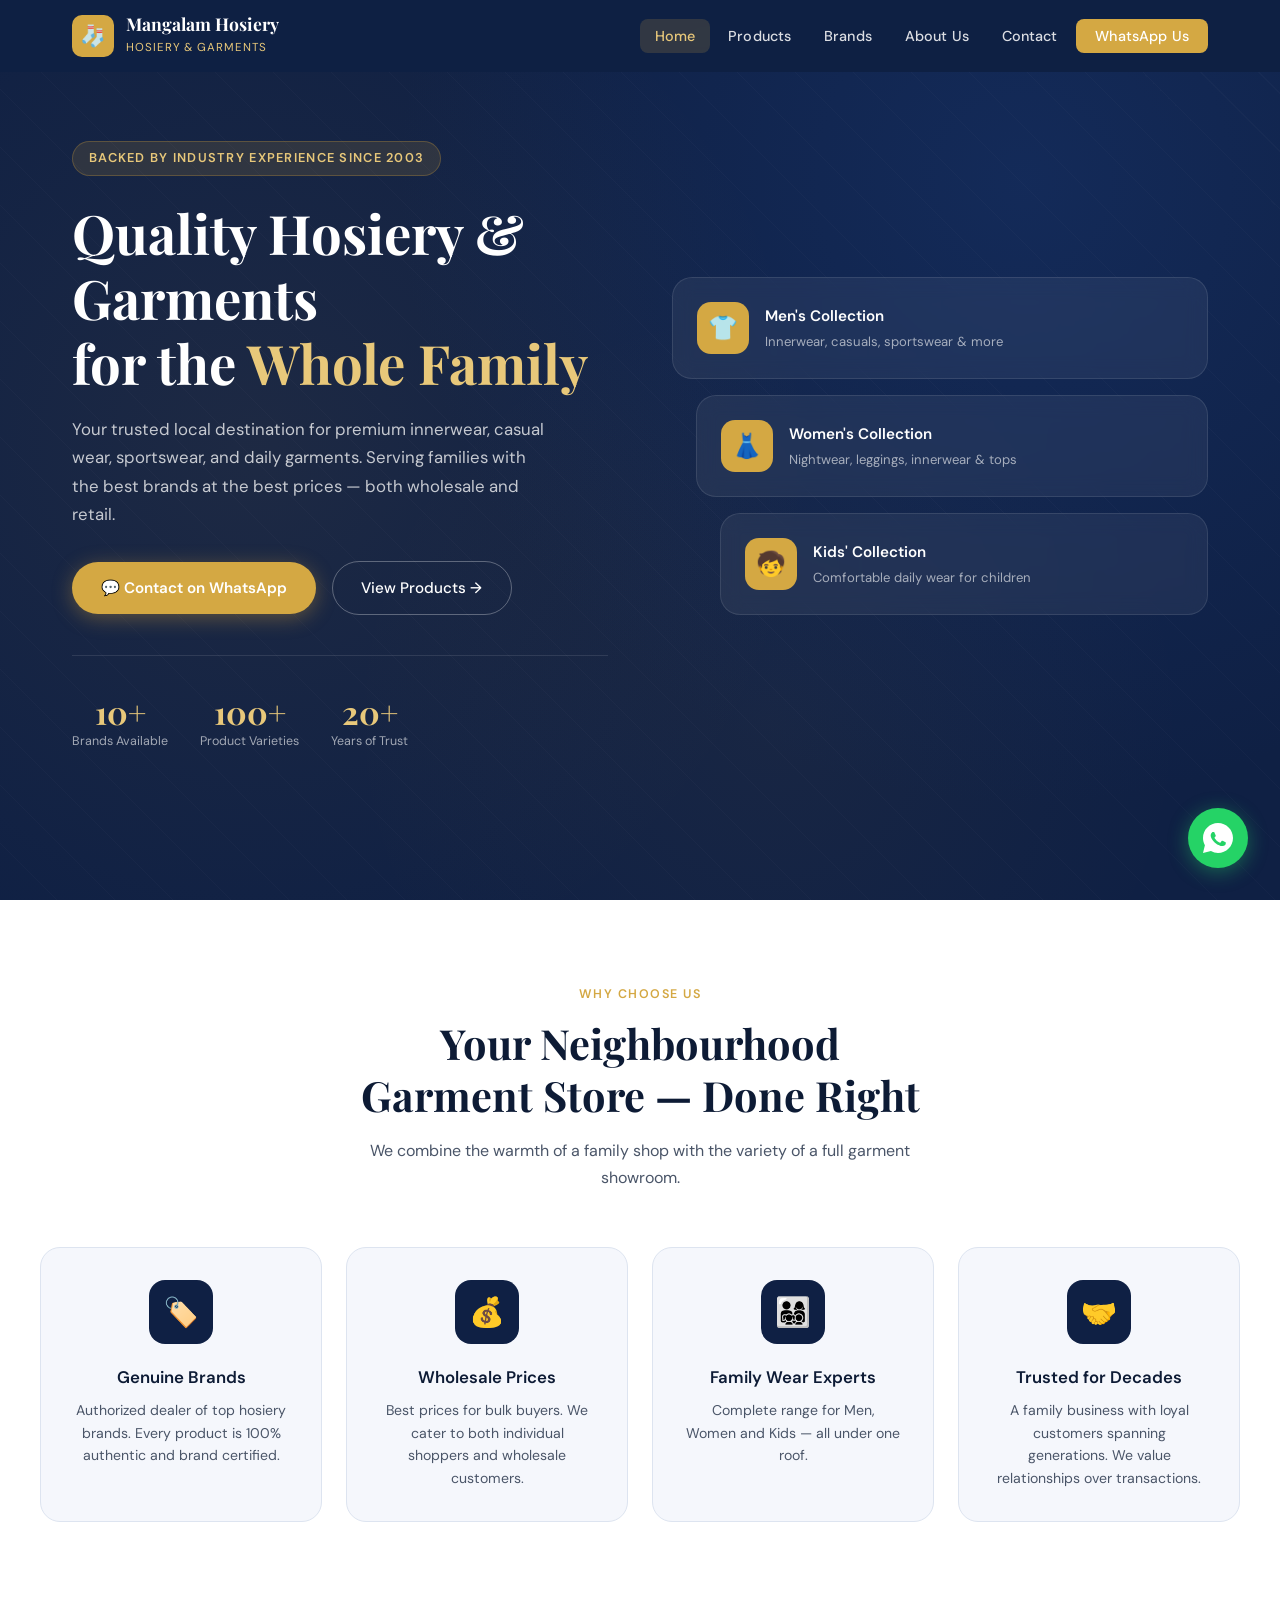
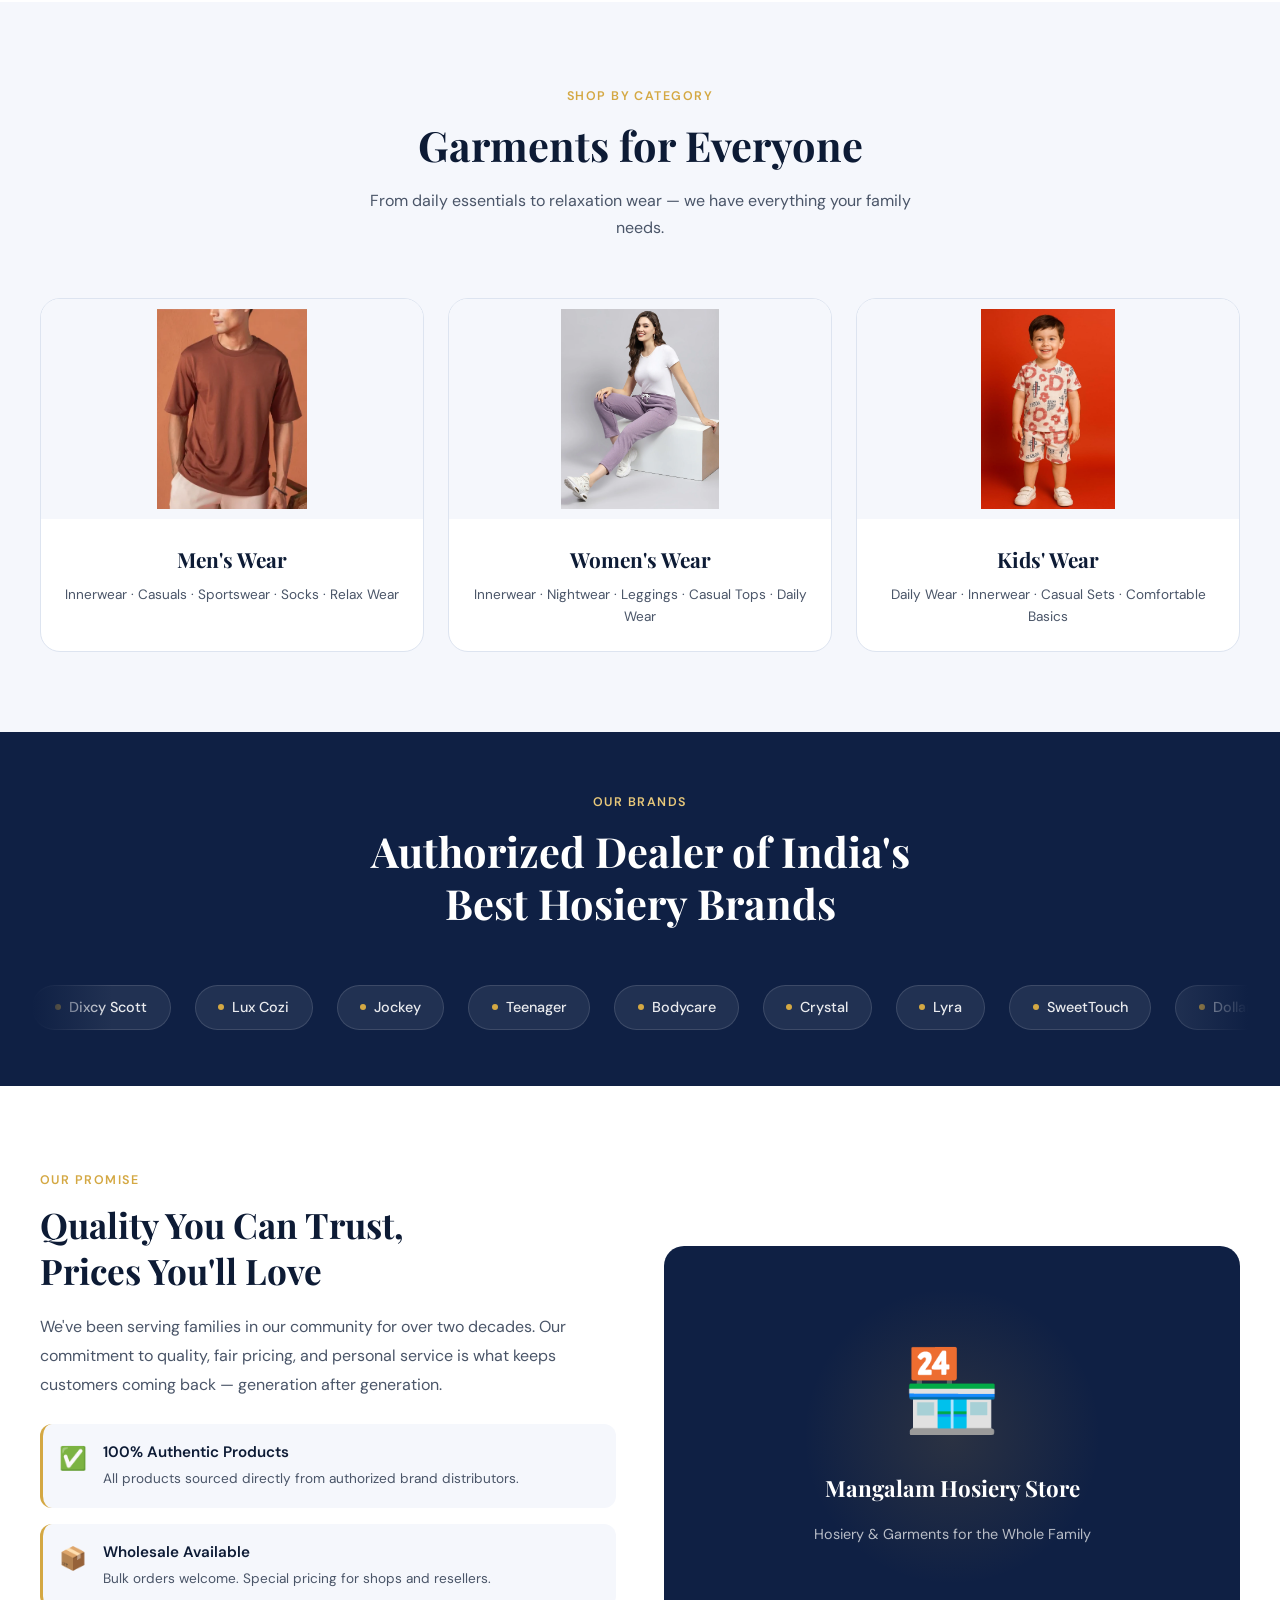
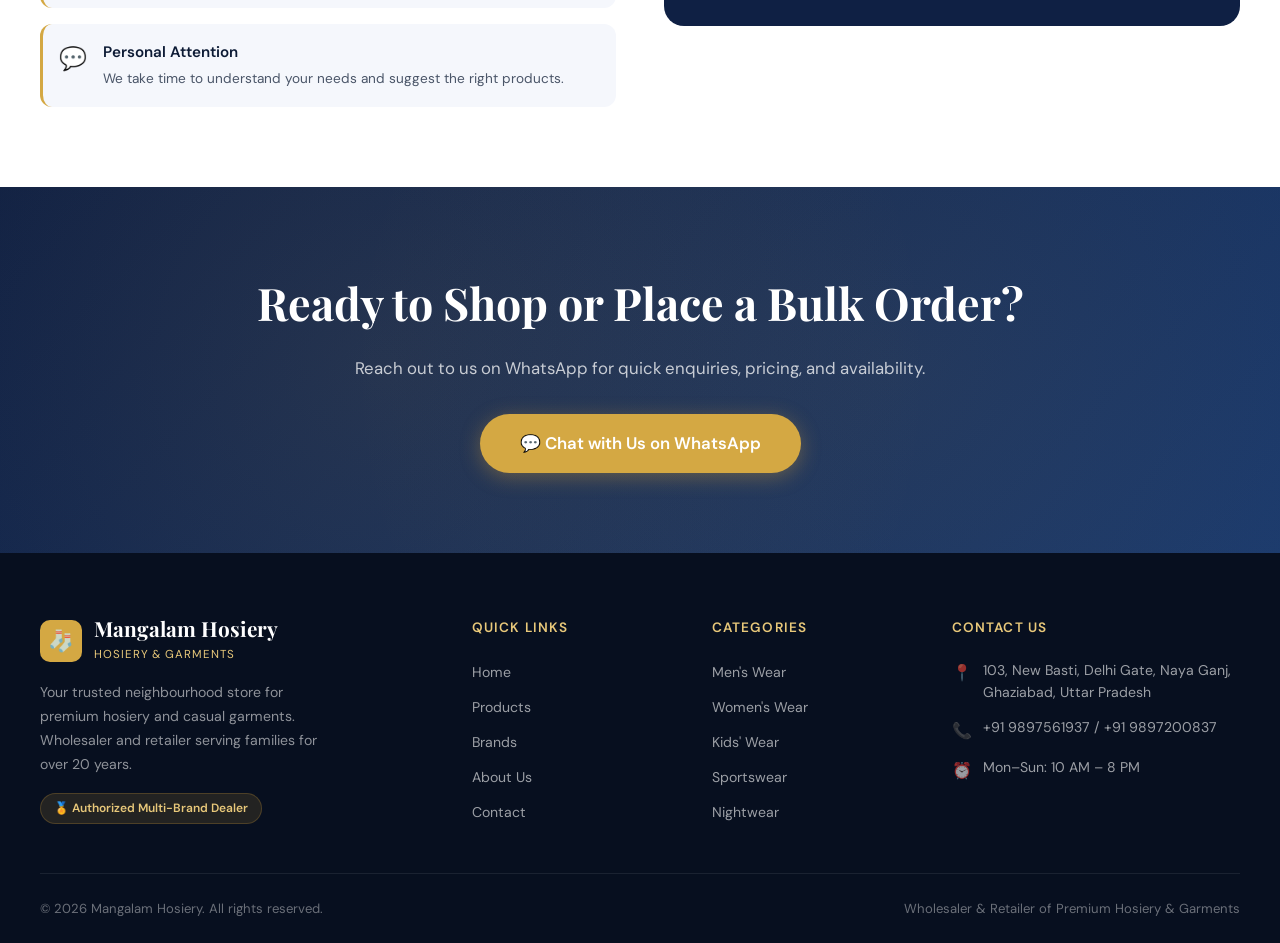
<file: index.html>
<!DOCTYPE html>
<html lang="en">
<head>
  <meta charset="UTF-8" />
  <meta name="viewport" content="width=device-width, initial-scale=1.0" />
  <title>Mangalam Hosiery – Quality Hosiery & Garments</title>
  <meta name="description" content="Wholesaler & Retailer of premium hosiery and casual family wear. Trusted brands like Dixcy, Lux, Jockey, Dollar, Lyra and more for Men, Women & Kids." />
  <link rel="icon" href="data:image/svg+xml,<svg xmlns='http://www.w3.org/2000/svg' viewBox='0 0 100 100'><text y='.9em' font-size='90'>🧦</text></svg>" />
  <link rel="stylesheet" href="css/style.css" />
  <style>
    /* ── Category card image styles ── */
    .cat-image {
      height: 220px;
      background: #f5f7fc;
      position: relative;
      overflow: hidden;
      display: flex;
      align-items: center;
      justify-content: center;
    }
    .cat-image img {
      width: 100%;
      height: 100%;
      object-fit: contain;
      object-position: center;
      padding: 10px;
      display: block;
      transition: transform 0.5s ease;
    }
    .cat-card:hover .cat-image img {
      transform: scale(1.04);
    }
    /* Dark overlay so text on hover is clear */
    .cat-image::after {
      content: '';
      position: absolute;
      inset: 0;
      display: none;
      z-index: 1;
      pointer-events: none;
    }
    /* Emoji fallback */
    .cat-image .emoji-fallback {
      font-size: 4rem;
      position: absolute;
      z-index: 2;
    }
  </style>
</head>
<body>

<!-- NAVBAR -->
<nav class="navbar">
  <div class="nav-container">
    <a href="index.html" class="logo">
      <div class="logo-icon">🧦</div>
      <div class="logo-text">
        <h1>Mangalam Hosiery</h1>
        <span>Hosiery & Garments</span>
      </div>
    </a>
    <ul class="nav-links">
      <li><a href="index.html" class="active">Home</a></li>
      <li><a href="products.html">Products</a></li>
      <li><a href="brands.html">Brands</a></li>
      <li><a href="about.html">About Us</a></li>
      <li><a href="contact.html">Contact</a></li>
      <li><a href="https://wa.me/919897561937?text=Hello%2C%20I%20want%20to%20enquire%20about%20your%20products" target="_blank" class="nav-cta">WhatsApp Us</a></li>
    </ul>
    <div class="hamburger" aria-label="Toggle menu">
      <span></span><span></span><span></span>
    </div>
  </div>
</nav>

<!-- HERO -->
<section class="hero">
  <div class="hero-bg-pattern"></div>
  <div class="hero-pattern-lines"></div>
  <div class="hero-container">
    <div class="hero-content">
      <div class="hero-badge">Backed by Industry Experience Since 2003</div>
      <h1 class="hero-title">Quality Hosiery &amp; Garments<br/>for the <span class="accent">Whole Family</span></h1>
      <p class="hero-subtitle">Your trusted local destination for premium innerwear, casual wear, sportswear, and daily garments. Serving families with the best brands at the best prices — both wholesale and retail.</p>
      <div class="hero-actions">
        <a href="https://wa.me/919897561937?text=Hello%2C%20I%20want%20to%20enquire%20about%20your%20products" target="_blank" class="btn-primary">
          💬 Contact on WhatsApp
        </a>
        <a href="products.html" class="btn-outline">View Products →</a>
      </div>
      <div class="hero-stats">
        <div class="stat">
          <span class="stat-num">10+</span>
          <div class="stat-label">Brands Available</div>
        </div>
        <div class="stat">
          <span class="stat-num">100+</span>
          <div class="stat-label">Product Varieties</div>
        </div>
        <div class="stat">
          <span class="stat-num">20+</span>
          <div class="stat-label">Years of Trust</div>
        </div>
      </div>
    </div>
    <div class="hero-visual">
      <div class="hero-card">
        <div class="hero-card-icon">👕</div>
        <div class="hero-card-text">
          <h3>Men's Collection</h3>
          <p>Innerwear, casuals, sportswear & more</p>
        </div>
      </div>
      <div class="hero-card">
        <div class="hero-card-icon">👗</div>
        <div class="hero-card-text">
          <h3>Women's Collection</h3>
          <p>Nightwear, leggings, innerwear & tops</p>
        </div>
      </div>
      <div class="hero-card">
        <div class="hero-card-icon">🧒</div>
        <div class="hero-card-text">
          <h3>Kids' Collection</h3>
          <p>Comfortable daily wear for children</p>
        </div>
      </div>
    </div>
  </div>
</section>

<!-- WHY CHOOSE US -->
<section class="features">
  <div class="container">
    <div class="section-header">
      <span class="section-eyebrow">Why Choose Us</span>
      <h2 class="section-title">Your Neighbourhood<br/>Garment Store — Done Right</h2>
      <p class="section-sub">We combine the warmth of a family shop with the variety of a full garment showroom.</p>
    </div>
    <div class="features-grid">
      <div class="feature-card">
        <div class="feature-icon">🏷️</div>
        <h3>Genuine Brands</h3>
        <p>Authorized dealer of top hosiery brands. Every product is 100% authentic and brand certified.</p>
      </div>
      <div class="feature-card">
        <div class="feature-icon">💰</div>
        <h3>Wholesale Prices</h3>
        <p>Best prices for bulk buyers. We cater to both individual shoppers and wholesale customers.</p>
      </div>
      <div class="feature-card">
        <div class="feature-icon">👨‍👩‍👧‍👦</div>
        <h3>Family Wear Experts</h3>
        <p>Complete range for Men, Women and Kids — all under one roof.</p>
      </div>
      <div class="feature-card">
        <div class="feature-icon">🤝</div>
        <h3>Trusted for Decades</h3>
        <p>A family business with loyal customers spanning generations. We value relationships over transactions.</p>
      </div>
    </div>
  </div>
</section>

<!-- CATEGORIES -->
<section class="categories">
  <div class="container">
    <div class="section-header">
      <span class="section-eyebrow">Shop by Category</span>
      <h2 class="section-title">Garments for Everyone</h2>
      <p class="section-sub">From daily essentials to relaxation wear — we have everything your family needs.</p>
    </div>
    <div class="categories-grid">

      <!-- MEN'S WEAR -->
      <a href="products.html" class="cat-card">
        <div class="cat-image">
          <img
            src="images/categories/men-wear.png"
            alt="Men's Wear"
            onerror="this.style.display='none';this.nextElementSibling.style.display='block'"
          />
          <span class="emoji-fallback" style="display:none">👔</span>
        </div>
        <div class="cat-card-body">
          <h3>Men's Wear</h3>
          <p>Innerwear · Casuals · Sportswear · Socks · Relax Wear</p>
        </div>
      </a>

      <!-- WOMEN'S WEAR -->
      <a href="products.html" class="cat-card">
        <div class="cat-image">
          <img
            src="images/categories/women-wear.png"
            alt="Women's Wear"
            onerror="this.style.display='none';this.nextElementSibling.style.display='block'"
          />
          <span class="emoji-fallback" style="display:none">👘</span>
        </div>
        <div class="cat-card-body">
          <h3>Women's Wear</h3>
          <p>Innerwear · Nightwear · Leggings · Casual Tops · Daily Wear</p>
        </div>
      </a>

      <!-- KIDS' WEAR -->
      <a href="products.html" class="cat-card">
        <div class="cat-image">
          <img
            src="images/categories/kids-wear.png"
            alt="Kids' Wear"
            onerror="this.style.display='none';this.nextElementSibling.style.display='block'"
          />
          <span class="emoji-fallback" style="display:none">🧸</span>
        </div>
        <div class="cat-card-body">
          <h3>Kids' Wear</h3>
          <p>Daily Wear · Innerwear · Casual Sets · Comfortable Basics</p>
        </div>
      </a>

    </div>
  </div>
</section>

<!-- BRANDS STRIP -->
<section class="brands-strip">
  <div class="container">
    <div class="section-header">
      <span class="section-eyebrow">Our Brands</span>
      <h2 class="section-title" style="color:var(--white)">Authorized Dealer of India's<br/>Best Hosiery Brands</h2>
    </div>
  </div>
  <div class="brands-ticker">
    <div class="ticker-track" id="ticker">
      <div class="brand-pill"><span class="brand-dot"></span>Dixcy Scott</div>
      <div class="brand-pill"><span class="brand-dot"></span>Lux Cozi</div>
      <div class="brand-pill"><span class="brand-dot"></span>Jockey</div>
      <div class="brand-pill"><span class="brand-dot"></span>Teenager</div>
      <div class="brand-pill"><span class="brand-dot"></span>Bodycare</div>
      <div class="brand-pill"><span class="brand-dot"></span>Crystal</div>
      <div class="brand-pill"><span class="brand-dot"></span>Lyra</div>
      <div class="brand-pill"><span class="brand-dot"></span>SweetTouch</div>
      <div class="brand-pill"><span class="brand-dot"></span>Dollar</div>
      <div class="brand-pill"><span class="brand-dot"></span>Macho</div>
      <div class="brand-pill"><span class="brand-dot"></span>Dixcy Scott</div>
      <div class="brand-pill"><span class="brand-dot"></span>Lux Cozi</div>
      <div class="brand-pill"><span class="brand-dot"></span>Jockey</div>
      <div class="brand-pill"><span class="brand-dot"></span>Teenager</div>
      <div class="brand-pill"><span class="brand-dot"></span>Bodycare</div>
      <div class="brand-pill"><span class="brand-dot"></span>Crystal</div>
      <div class="brand-pill"><span class="brand-dot"></span>Lyra</div>
      <div class="brand-pill"><span class="brand-dot"></span>SweetTouch</div>
      <div class="brand-pill"><span class="brand-dot"></span>Dollar</div>
      <div class="brand-pill"><span class="brand-dot"></span>Macho</div>
    </div>
  </div>
</section>

<!-- TRUST SECTION -->
<section class="trust">
  <div class="container trust-grid">
    <div class="trust-content">
      <span class="section-eyebrow">Our Promise</span>
      <h2>Quality You Can Trust,<br/>Prices You'll Love</h2>
      <p>We've been serving families in our community for over two decades. Our commitment to quality, fair pricing, and personal service is what keeps customers coming back — generation after generation.</p>
      <div class="trust-points">
        <div class="trust-point">
          <div class="trust-point-icon">✅</div>
          <div>
            <h4>100% Authentic Products</h4>
            <p>All products sourced directly from authorized brand distributors.</p>
          </div>
        </div>
        <div class="trust-point">
          <div class="trust-point-icon">📦</div>
          <div>
            <h4>Wholesale Available</h4>
            <p>Bulk orders welcome. Special pricing for shops and resellers.</p>
          </div>
        </div>
        <div class="trust-point">
          <div class="trust-point-icon">💬</div>
          <div>
            <h4>Personal Attention</h4>
            <p>We take time to understand your needs and suggest the right products.</p>
          </div>
        </div>
      </div>
    </div>
    <div class="trust-image-box">
      <div class="store-icon">🏪</div>
      <h3>Mangalam Hosiery Store</h3>
      <p>Hosiery &amp; Garments for the Whole Family</p>
    </div>
  </div>
</section>

<!-- CTA -->
<section class="cta-section">
  <div class="container">
    <h2>Ready to Shop or Place a Bulk Order?</h2>
    <p>Reach out to us on WhatsApp for quick enquiries, pricing, and availability.</p>
    <a href="https://wa.me/919897561937?text=Hello%2C%20I%20want%20to%20enquire%20about%20your%20products" target="_blank" class="btn-primary">
      💬 Chat with Us on WhatsApp
    </a>
  </div>
</section>

<!-- FOOTER -->
<footer>
  <div class="footer-grid">
    <div class="footer-brand">
      <div class="logo">
        <div class="logo-icon">🧦</div>
        <div class="logo-text">
          <h1>Mangalam Hosiery</h1>
          <span>Hosiery & Garments</span>
        </div>
      </div>
      <p class="footer-desc">Your trusted neighbourhood store for premium hosiery and casual garments. Wholesaler and retailer serving families for over 20 years.</p>
      <div class="footer-badge">🏅 Authorized Multi-Brand Dealer</div>
    </div>
    <div class="footer-col">
      <h4>Quick Links</h4>
      <ul>
        <li><a href="index.html">Home</a></li>
        <li><a href="products.html">Products</a></li>
        <li><a href="brands.html">Brands</a></li>
        <li><a href="about.html">About Us</a></li>
        <li><a href="contact.html">Contact</a></li>
      </ul>
    </div>
    <div class="footer-col">
      <h4>Categories</h4>
      <ul>
        <li><a href="products.html">Men's Wear</a></li>
        <li><a href="products.html">Women's Wear</a></li>
        <li><a href="products.html">Kids' Wear</a></li>
        <li><a href="products.html">Sportswear</a></li>
        <li><a href="products.html">Nightwear</a></li>
      </ul>
    </div>
    <div class="footer-col">
      <h4>Contact Us</h4>
      <div class="footer-contact-item"><span>📍</span><span>103, New Basti, Delhi Gate, Naya Ganj, Ghaziabad, Uttar Pradesh</span></div>
      <div class="footer-contact-item"><span>📞</span><span>+91 9897561937 / +91 9897200837</span></div>
      <div class="footer-contact-item"><span>⏰</span><span>Mon–Sun: 10 AM – 8 PM</span></div>
    </div>
  </div>
  <div class="footer-bottom">
    <span>© 2026 Mangalam Hosiery. All rights reserved.</span>
    <span>Wholesaler &amp; Retailer of Premium Hosiery &amp; Garments</span>
  </div>
</footer>

<!-- WHATSAPP FLOAT -->
<div class="whatsapp-float">
  <a href="https://wa.me/919897561937?text=Hello%2C%20I%20want%20to%20enquire%20about%20your%20products" target="_blank" title="Chat on WhatsApp" aria-label="WhatsApp">
    <svg xmlns="http://www.w3.org/2000/svg" viewBox="0 0 32 32" width="30" height="30" fill="white"><path d="M16 0C7.163 0 0 7.163 0 16c0 2.824.738 5.47 2.027 7.77L0 32l8.44-2.008A15.94 15.94 0 0 0 16 32c8.837 0 16-7.163 16-16S24.837 0 16 0zm8.094 22.637c-.336.946-1.96 1.807-2.69 1.921-.687.108-1.558.154-2.512-.157a22.9 22.9 0 0 1-2.275-.84c-4.006-1.729-6.618-5.76-6.817-6.025-.199-.265-1.623-2.156-1.623-4.115s1.027-2.922 1.391-3.32c.364-.397.795-.497 1.06-.497.265 0 .53.003.762.014.244.012.572-.092.895.683.336.795 1.14 2.754 1.24 2.953.1.199.166.43.033.695-.133.265-.199.43-.397.662-.199.232-.419.518-.597.696-.199.199-.406.415-.174.814.232.398 1.03 1.697 2.211 2.75 1.519 1.352 2.8 1.77 3.198 1.97.398.199.63.166.863-.1.232-.265.993-1.16 1.258-1.558.265-.397.53-.331.895-.199.364.133 2.32 1.094 2.718 1.293.397.199.663.298.762.464.099.166.099.962-.237 1.907z"/></svg>
  </a>
</div>

<script src="js/script.js"></script>
</body>
</html>
</file>
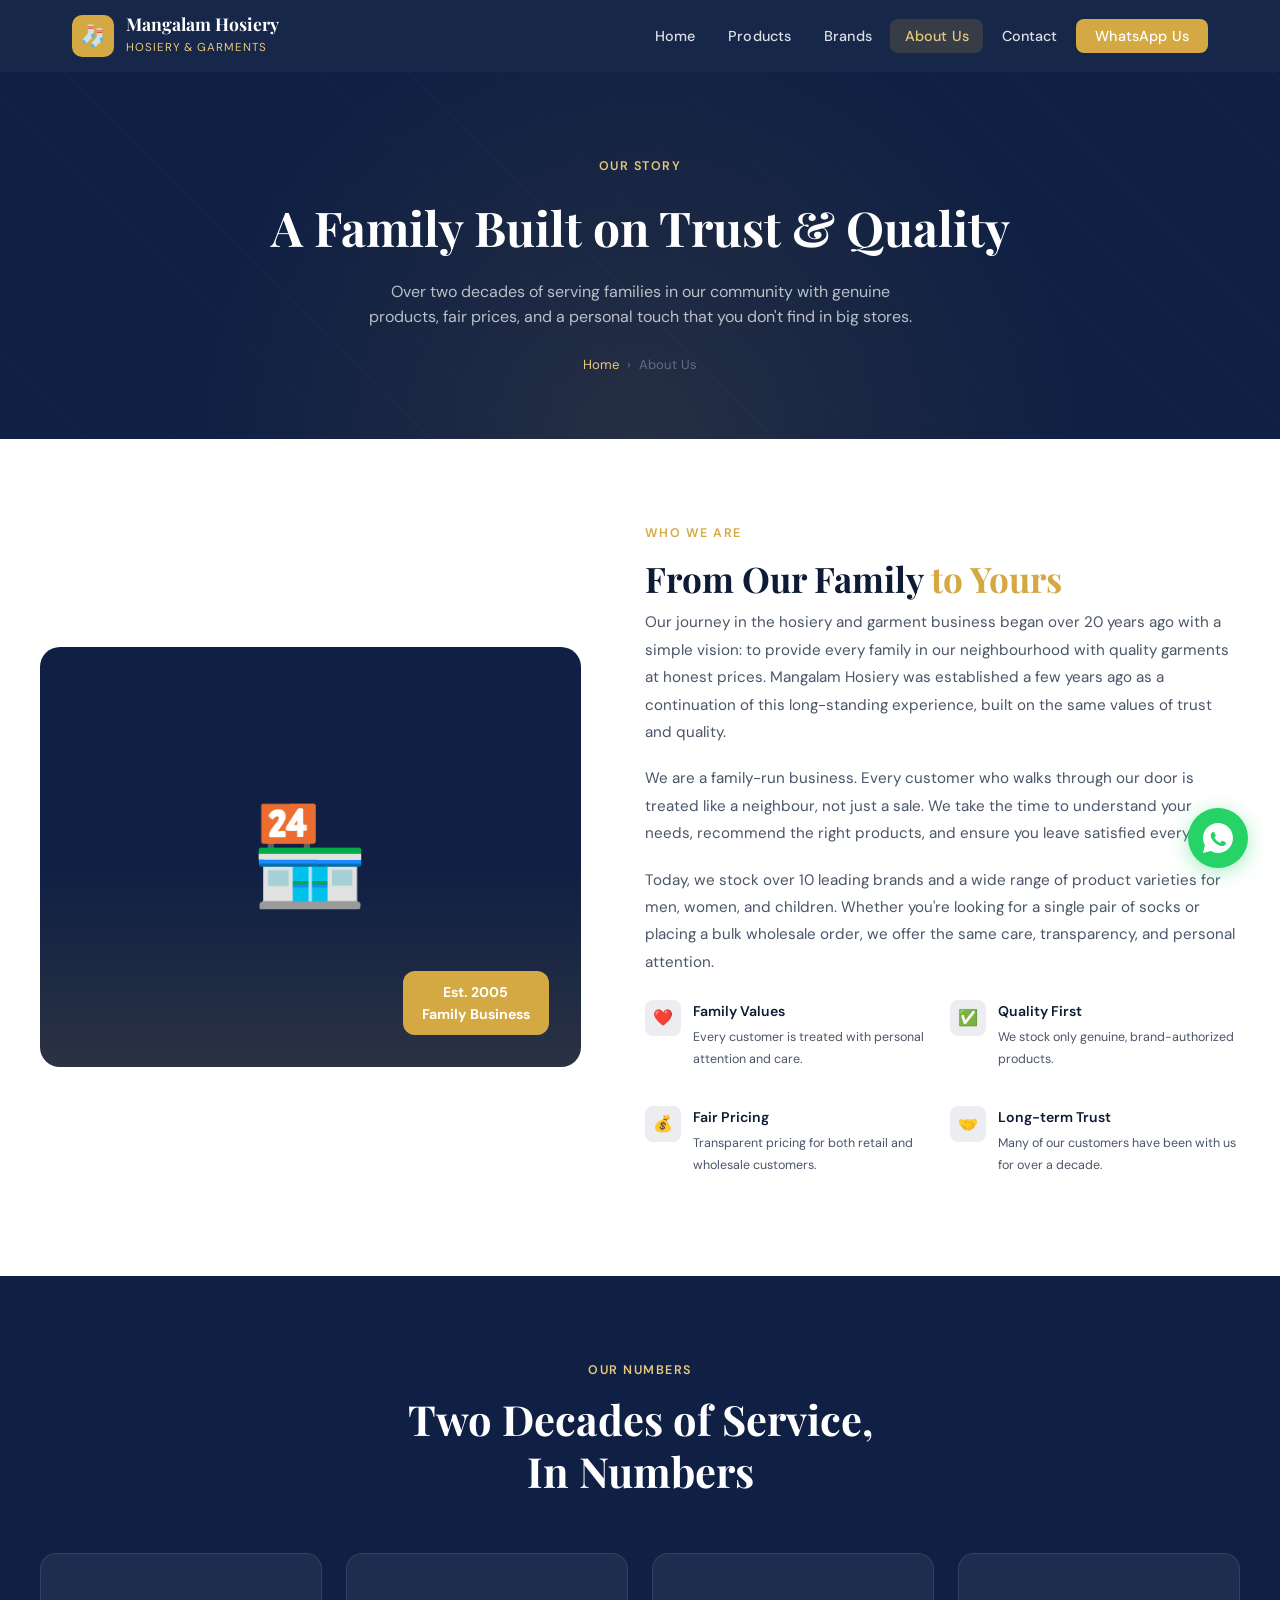
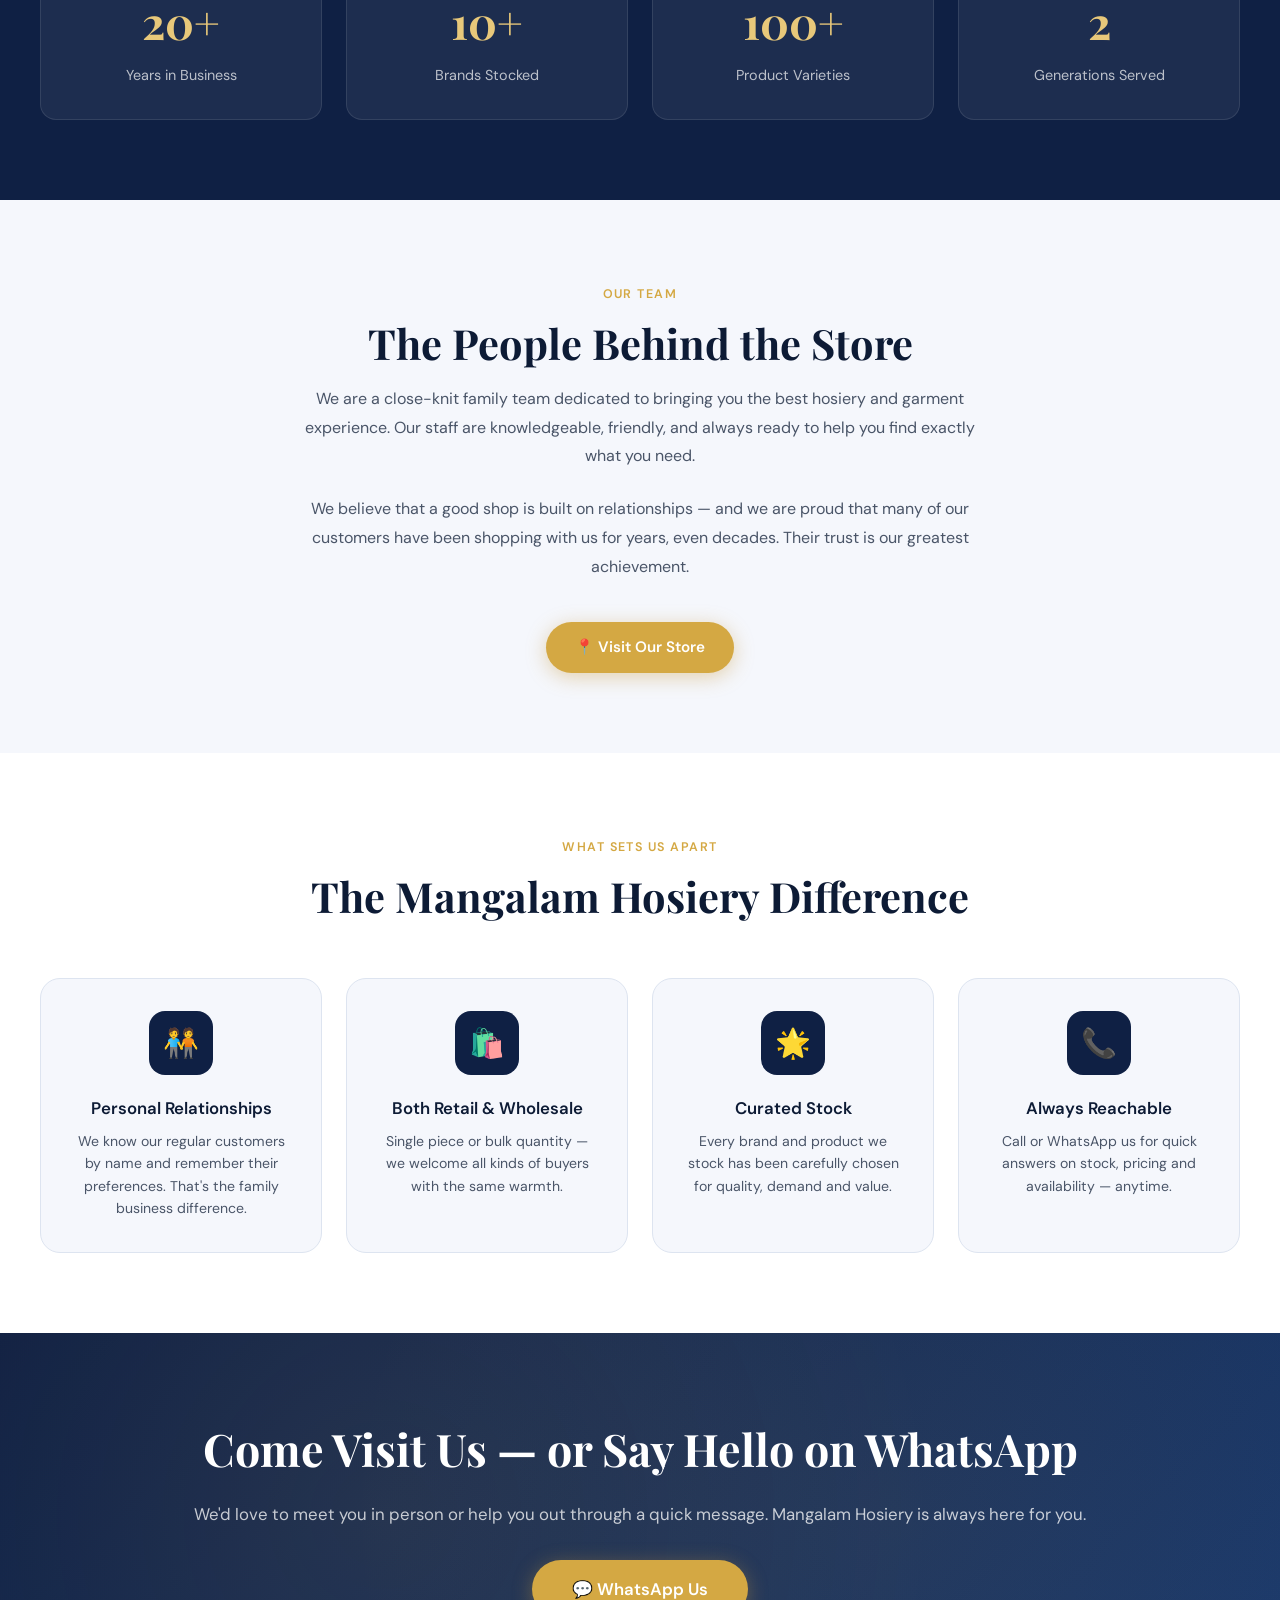
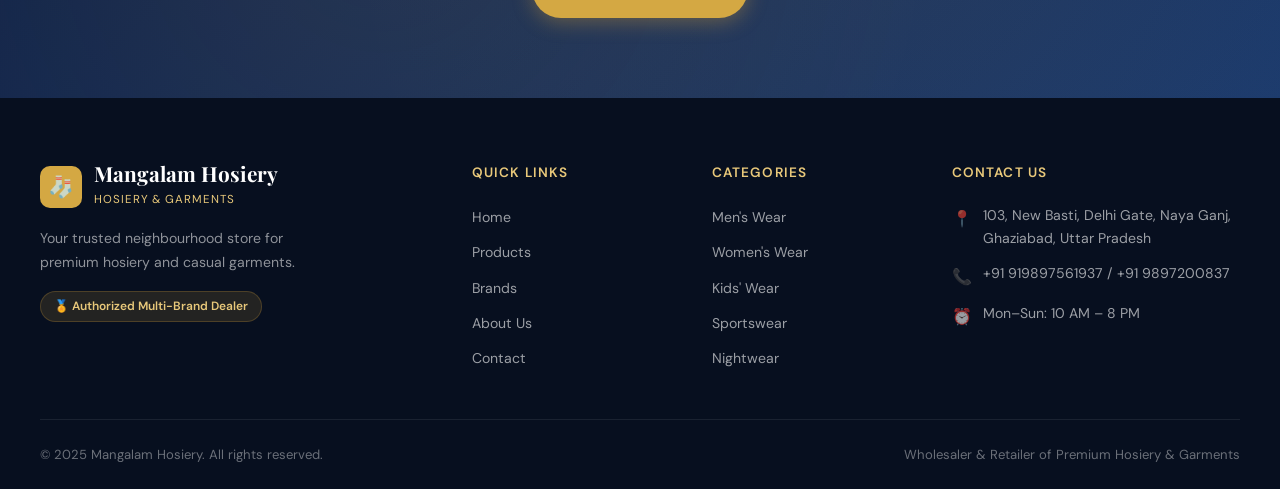
<file: about.html>
<!DOCTYPE html>
<html lang="en">
<head>
  <meta charset="UTF-8" />
  <meta name="viewport" content="width=device-width, initial-scale=1.0" />
  <title>About Us – Mangalam Hosiery Hosiery & Garments</title>
  <meta name="description" content="Family-run hosiery and garments shop serving the community for over 20 years. Quality products, trusted brands and personal service." />
  <link rel="icon" href="data:image/svg+xml,<svg xmlns='http://www.w3.org/2000/svg' viewBox='0 0 100 100'><text y='.9em' font-size='90'>🧦</text></svg>" />
  <link rel="stylesheet" href="css/style.css" />
</head>
<body>

<!-- NAVBAR -->
<nav class="navbar">
  <div class="nav-container">
    <a href="index.html" class="logo">
      <div class="logo-icon">🧦</div>
      <div class="logo-text"><h1>Mangalam Hosiery</h1><span>Hosiery & Garments</span></div>
    </a>
    <ul class="nav-links">
      <li><a href="index.html">Home</a></li>
      <li><a href="products.html">Products</a></li>
      <li><a href="brands.html">Brands</a></li>
      <li><a href="about.html" class="active">About Us</a></li>
      <li><a href="contact.html">Contact</a></li>
      <li><a href="https://wa.me/91919897561937?text=Hello%2C%20I%20want%20to%20enquire%20about%20your%20products" target="_blank" class="nav-cta">WhatsApp Us</a></li>
    </ul>
    <div class="hamburger"><span></span><span></span><span></span></div>
  </div>
</nav>

<div class="page-content">
  <!-- PAGE HERO -->
  <div class="page-hero">
    <span class="section-eyebrow">Our Story</span>
    <h1>A Family Built on Trust & Quality</h1>
    <p>Over two decades of serving families in our community with genuine products, fair prices, and a personal touch that you don't find in big stores.</p>
    <div class="breadcrumb">
      <a href="index.html">Home</a>
      <span>›</span>
      <span>About Us</span>
    </div>
  </div>

  <!-- STORY SECTION -->
  <section class="about-story">
    <div class="container about-grid">
      <div class="about-image">
        <div class="about-image-icon">🏪</div>
        <div class="about-image-badge">Est. 2005<br/>Family Business</div>
      </div>
      <div class="about-content">
        <span class="section-eyebrow">Who We Are</span>
        <h2>From Our Family <span class="accent-text">to Yours</span></h2>
     <p>Our journey in the hosiery and garment business began over 20 years ago with a simple vision: to provide every family in our neighbourhood with quality garments at honest prices. Mangalam Hosiery was established a few years ago as a continuation of this long-standing experience, built on the same values of trust and quality.</p>

<p>We are a family-run business. Every customer who walks through our door is treated like a neighbour, not just a sale. We take the time to understand your needs, recommend the right products, and ensure you leave satisfied every time.</p>

<p>Today, we stock over 10 leading brands and a wide range of product varieties for men, women, and children. Whether you're looking for a single pair of socks or placing a bulk wholesale order, we offer the same care, transparency, and personal attention.</p> <div class="values-grid">
          <div class="value-item">
            <div class="value-icon-box">❤️</div>
            <div class="value-text">
              <h4>Family Values</h4>
              <p>Every customer is treated with personal attention and care.</p>
            </div>
          </div>
          <div class="value-item">
            <div class="value-icon-box">✅</div>
            <div class="value-text">
              <h4>Quality First</h4>
              <p>We stock only genuine, brand-authorized products.</p>
            </div>
          </div>
          <div class="value-item">
            <div class="value-icon-box">💰</div>
            <div class="value-text">
              <h4>Fair Pricing</h4>
              <p>Transparent pricing for both retail and wholesale customers.</p>
            </div>
          </div>
          <div class="value-item">
            <div class="value-icon-box">🤝</div>
            <div class="value-text">
              <h4>Long-term Trust</h4>
              <p>Many of our customers have been with us for over a decade.</p>
            </div>
          </div>
        </div>
      </div>
    </div>
  </section>

  <!-- MISSION & NUMBERS -->
  <section style="background: var(--primary); padding: 5rem 2rem;">
    <div class="container">
      <div class="section-header">
        <span class="section-eyebrow" style="color: var(--accent-light);">Our Numbers</span>
        <h2 class="section-title" style="color: var(--white);">Two Decades of Service,<br/>In Numbers</h2>
      </div>
      <div style="display: grid; grid-template-columns: repeat(auto-fit, minmax(180px, 1fr)); gap: 1.5rem; margin-top: 1rem;">
        <div style="background: rgba(255,255,255,0.06); border: 1px solid rgba(255,255,255,0.1); border-radius: 16px; padding: 2rem; text-align: center;">
          <div style="font-family: 'Playfair Display', serif; font-size: 2.8rem; font-weight: 700; color: var(--accent-light);">20+</div>
          <div style="color: rgba(255,255,255,0.7); font-size: 0.9rem; margin-top: 0.4rem;">Years in Business</div>
        </div>
        <div style="background: rgba(255,255,255,0.06); border: 1px solid rgba(255,255,255,0.1); border-radius: 16px; padding: 2rem; text-align: center;">
          <div style="font-family: 'Playfair Display', serif; font-size: 2.8rem; font-weight: 700; color: var(--accent-light);">10+</div>
          <div style="color: rgba(255,255,255,0.7); font-size: 0.9rem; margin-top: 0.4rem;">Brands Stocked</div>
        </div>
        <div style="background: rgba(255,255,255,0.06); border: 1px solid rgba(255,255,255,0.1); border-radius: 16px; padding: 2rem; text-align: center;">
          <div style="font-family: 'Playfair Display', serif; font-size: 2.8rem; font-weight: 700; color: var(--accent-light);">100+</div>
          <div style="color: rgba(255,255,255,0.7); font-size: 0.9rem; margin-top: 0.4rem;">Product Varieties</div>
        </div>
        <div style="background: rgba(255,255,255,0.06); border: 1px solid rgba(255,255,255,0.1); border-radius: 16px; padding: 2rem; text-align: center;">
          <div style="font-family: 'Playfair Display', serif; font-size: 2.8rem; font-weight: 700; color: var(--accent-light);">2</div>
          <div style="color: rgba(255,255,255,0.7); font-size: 0.9rem; margin-top: 0.4rem;">Generations Served</div>
        </div>
      </div>
    </div>
  </section>

  <!-- TEAM / FAMILY SECTION -->
  <section class="team-section">
    <div class="container">
      <div class="team-intro">
        <span class="section-eyebrow">Our Team</span>
        <h2 class="section-title">The People Behind the Store</h2>
        <p>We are a close-knit family team dedicated to bringing you the best hosiery and garment experience. Our staff are knowledgeable, friendly, and always ready to help you find exactly what you need.</p>
        <p>We believe that a good shop is built on relationships — and we are proud that many of our customers have been shopping with us for years, even decades. Their trust is our greatest achievement.</p>
        <a href="contact.html" class="btn-primary" style="margin-top: 1rem;">📍 Visit Our Store</a>
      </div>
    </div>
  </section>

  <!-- WHAT WE OFFER -->
  <section class="features" style="background: var(--white);">
    <div class="container">
      <div class="section-header">
        <span class="section-eyebrow">What Sets Us Apart</span>
        <h2 class="section-title">The Mangalam Hosiery Difference</h2>
      </div>
      <div class="features-grid">
        <div class="feature-card">
          <div class="feature-icon">🧑‍🤝‍🧑</div>
          <h3>Personal Relationships</h3>
          <p>We know our regular customers by name and remember their preferences. That's the family business difference.</p>
        </div>
        <div class="feature-card">
          <div class="feature-icon">🛍️</div>
          <h3>Both Retail & Wholesale</h3>
          <p>Single piece or bulk quantity — we welcome all kinds of buyers with the same warmth.</p>
        </div>
        <div class="feature-card">
          <div class="feature-icon">🌟</div>
          <h3>Curated Stock</h3>
          <p>Every brand and product we stock has been carefully chosen for quality, demand and value.</p>
        </div>
        <div class="feature-card">
          <div class="feature-icon">📞</div>
          <h3>Always Reachable</h3>
          <p>Call or WhatsApp us for quick answers on stock, pricing and availability — anytime.</p>
        </div>
      </div>
    </div>
  </section>

  <!-- CTA -->
  <section class="cta-section">
    <div class="container">
      <h2>Come Visit Us — or Say Hello on WhatsApp</h2>
      <p>We'd love to meet you in person or help you out through a quick message. Mangalam Hosiery is always here for you.</p>
      <div style="display: flex; gap: 1rem; justify-content: center; flex-wrap: wrap;">
        <a href="https://wa.me/91919897561937?text=Hello%2C%20I%20want%20to%20enquire%20about%20your%20products" target="_blank" class="btn-primary">💬 WhatsApp Us</a>
      </div>
    </div>
  </section>

  <footer>
    <div class="footer-grid">
      <div class="footer-brand">
        <div class="logo">
          <div class="logo-icon">🧦</div>
          <div class="logo-text"><h1>Mangalam Hosiery</h1><span>Hosiery & Garments</span></div>
        </div>
        <p class="footer-desc">Your trusted neighbourhood store for premium hosiery and casual garments.</p>
        <div class="footer-badge">🏅 Authorized Multi-Brand Dealer</div>
      </div>
      <div class="footer-col">
        <h4>Quick Links</h4>
        <ul>
          <li><a href="index.html">Home</a></li>
          <li><a href="products.html">Products</a></li>
          <li><a href="brands.html">Brands</a></li>
          <li><a href="about.html">About Us</a></li>
          <li><a href="contact.html">Contact</a></li>
        </ul>
      </div>
      <div class="footer-col">
        <h4>Categories</h4>
        <ul>
          <li><a href="products.html">Men's Wear</a></li>
          <li><a href="products.html">Women's Wear</a></li>
          <li><a href="products.html">Kids' Wear</a></li>
          <li><a href="products.html">Sportswear</a></li>
          <li><a href="products.html">Nightwear</a></li>
        </ul>
      </div>
      <div class="footer-col">
         <h4>Contact Us</h4>
      <div class="footer-contact-item"><span>📍</span><span>103, New Basti, Delhi Gate, Naya Ganj, Ghaziabad, Uttar Pradesh</span></div>
      <div class="footer-contact-item"><span>📞</span><span>+91 919897561937 / +91 9897200837</span></div>
      <div class="footer-contact-item"><span>⏰</span><span>Mon–Sun: 10 AM – 8 PM<br/></span></div>
    </div>
    </div>
    <div class="footer-bottom">
      <span>© 2025 Mangalam Hosiery. All rights reserved.</span>
      <span>Wholesaler &amp; Retailer of Premium Hosiery &amp; Garments</span>
    </div>
  </footer>
</div>

<div class="whatsapp-float">
  <a href="https://wa.me/919897561937?text=Hello%2C%20I%20want%20to%20enquire%20about%20your%20products" target="_blank" title="Chat on WhatsApp" aria-label="WhatsApp">
    <svg xmlns="http://www.w3.org/2000/svg" viewBox="0 0 32 32" width="30" height="30" fill="white"><path d="M16 0C7.163 0 0 7.163 0 16c0 2.824.738 5.47 2.027 7.77L0 32l8.44-2.008A15.94 15.94 0 0 0 16 32c8.837 0 16-7.163 16-16S24.837 0 16 0zm8.094 22.637c-.336.946-1.96 1.807-2.69 1.921-.687.108-1.558.154-2.512-.157a22.9 22.9 0 0 1-2.275-.84c-4.006-1.729-6.618-5.76-6.817-6.025-.199-.265-1.623-2.156-1.623-4.115s1.027-2.922 1.391-3.32c.364-.397.795-.497 1.06-.497.265 0 .53.003.762.014.244.012.572-.092.895.683.336.795 1.14 2.754 1.24 2.953.1.199.166.43.033.695-.133.265-.199.43-.397.662-.199.232-.419.518-.597.696-.199.199-.406.415-.174.814.232.398 1.03 1.697 2.211 2.75 1.519 1.352 2.8 1.77 3.198 1.97.398.199.63.166.863-.1.232-.265.993-1.16 1.258-1.558.265-.397.53-.331.895-.199.364.133 2.32 1.094 2.718 1.293.397.199.663.298.762.464.099.166.099.962-.237 1.907z"/></svg>
  </a>
</div>

<script src="js/script.js"></script>
</body>
</html>
</file>
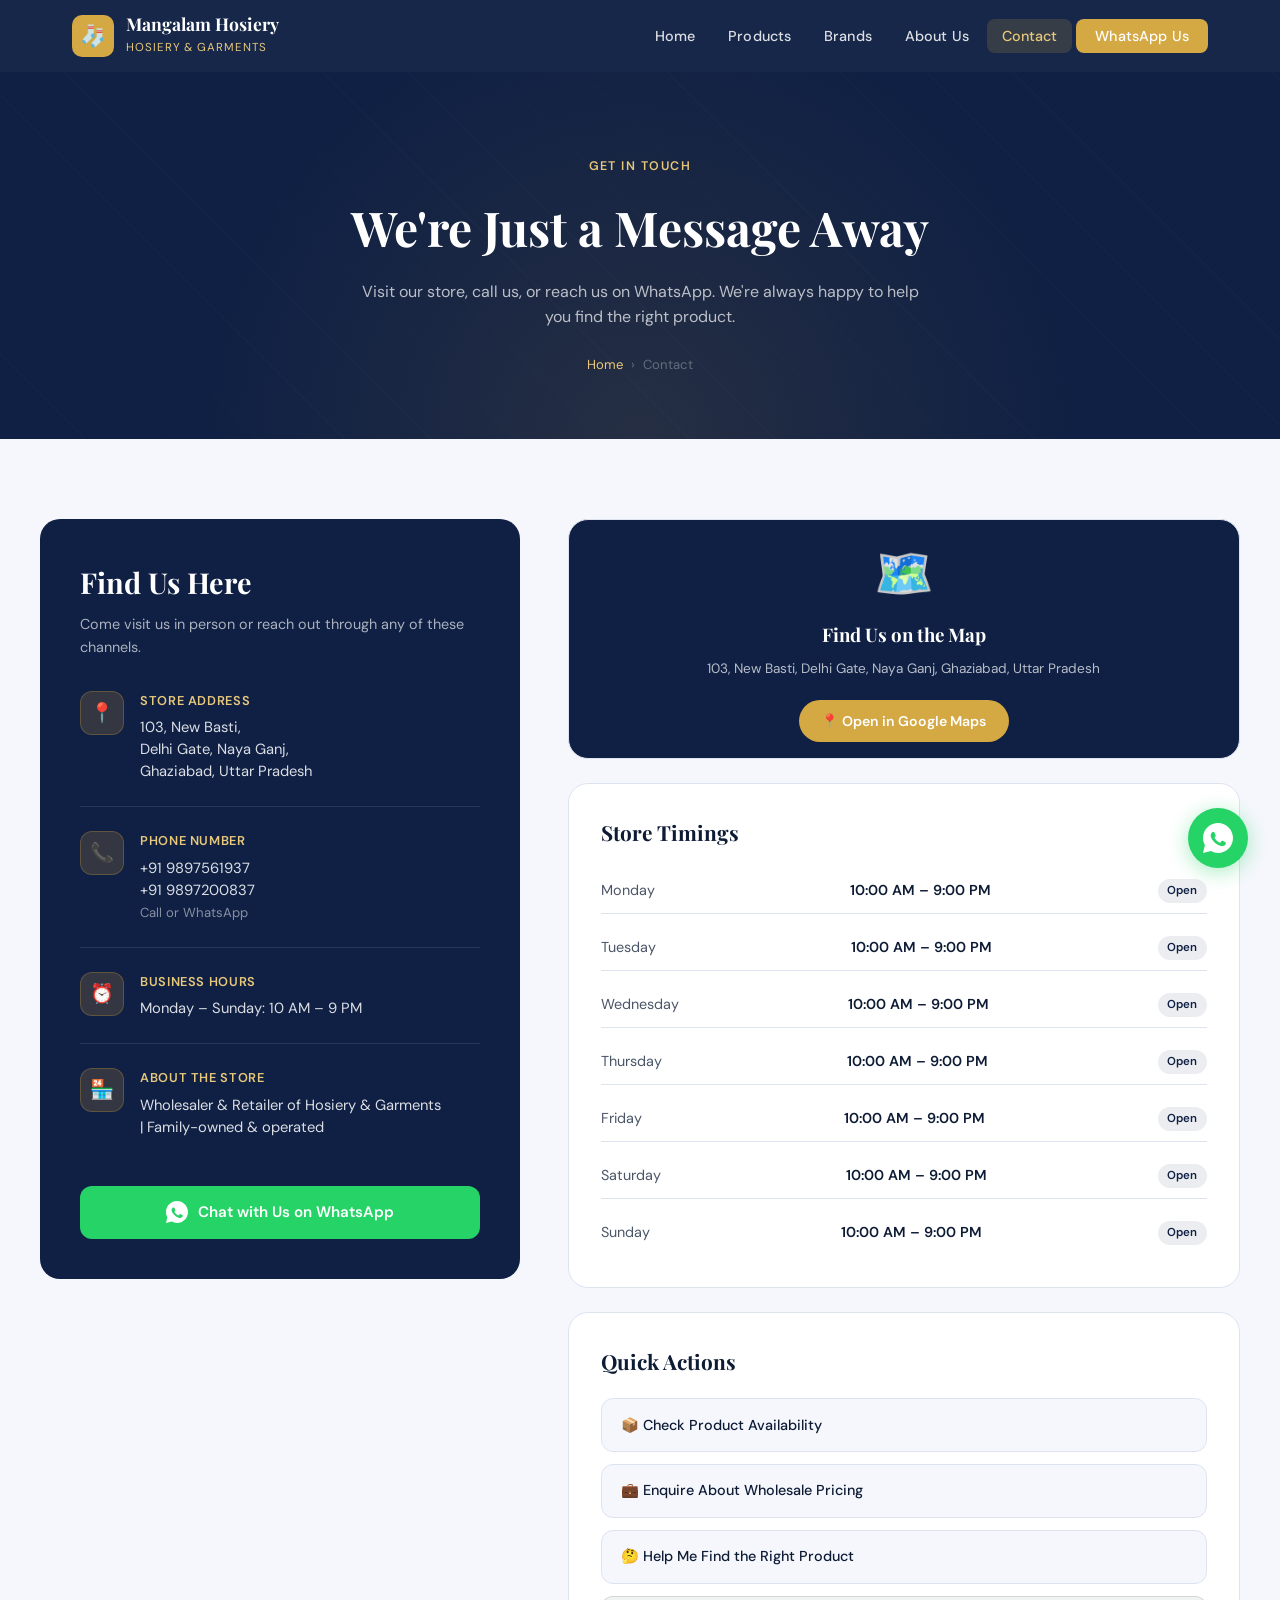
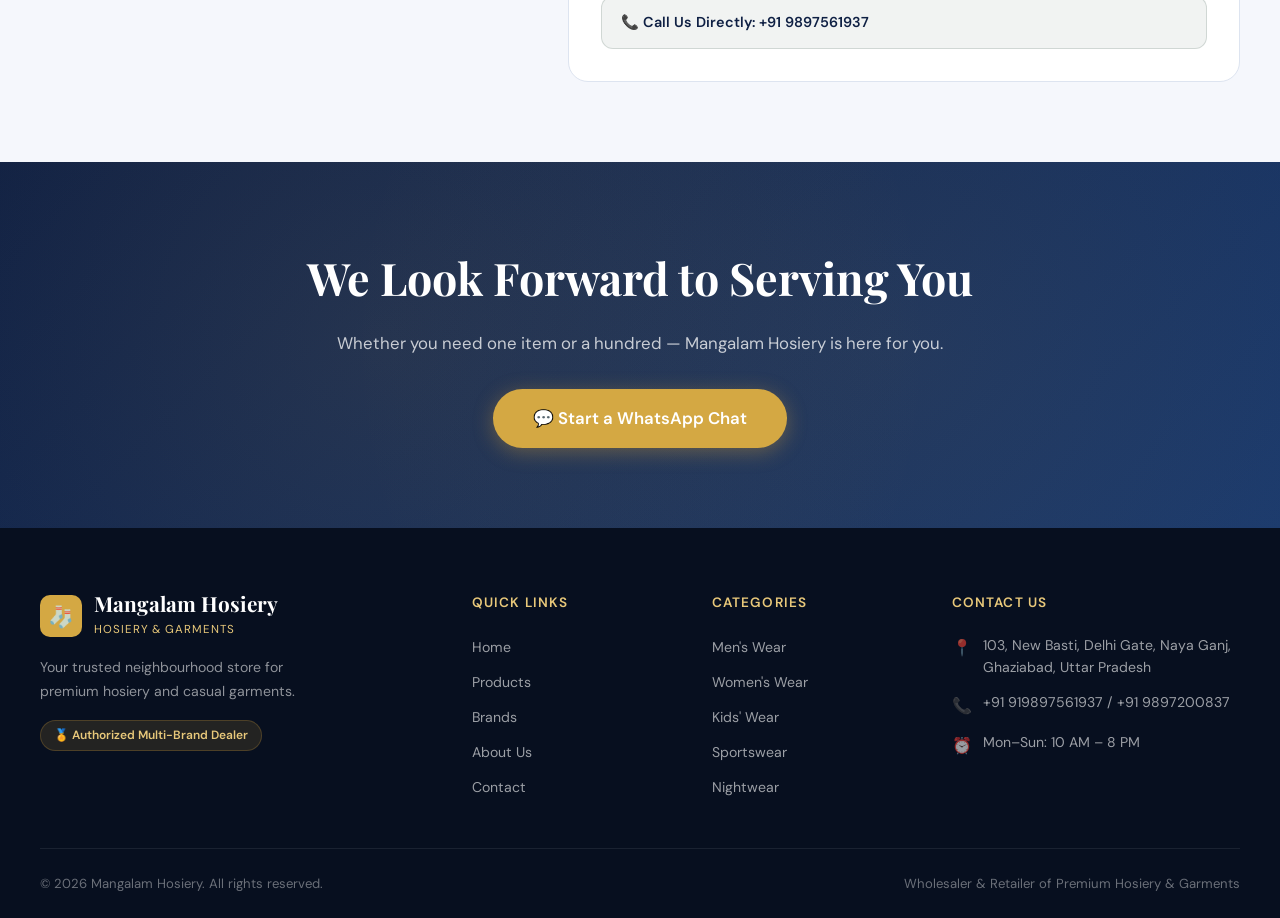
<file: contact.html>
<!DOCTYPE html>
<html lang="en">
<head>
  <meta charset="UTF-8" />
  <meta name="viewport" content="width=device-width, initial-scale=1.0" />
  <title>Contact – Mangalam Hosiery Hosiery & Garments</title>
  <meta name="description" content="Visit our store or contact us on WhatsApp. Mangalam Hosiery — your local hosiery and garments shop." />
  <link rel="icon" href="data:image/svg+xml,<svg xmlns='http://www.w3.org/2000/svg' viewBox='0 0 100 100'><text y='.9em' font-size='90'>🧦</text></svg>" />
  <link rel="stylesheet" href="css/style.css" />
</head>
<body>

<!-- NAVBAR -->
<nav class="navbar">
  <div class="nav-container">
    <a href="index.html" class="logo">
      <div class="logo-icon">🧦</div>
      <div class="logo-text"><h1>Mangalam Hosiery</h1><span>Hosiery & Garments</span></div>
    </a>
    <ul class="nav-links">
      <li><a href="index.html">Home</a></li>
      <li><a href="products.html">Products</a></li>
      <li><a href="brands.html">Brands</a></li>
      <li><a href="about.html">About Us</a></li>
      <li><a href="contact.html" class="active">Contact</a></li>
      <li><a href="https://wa.me/919897561937?text=Hello%2C%20I%20want%20to%20enquire%20about%20your%20products" target="_blank" class="nav-cta">WhatsApp Us</a></li>
    </ul>
    <div class="hamburger"><span></span><span></span><span></span></div>
  </div>
</nav>

<div class="page-content">
  <!-- PAGE HERO -->
  <div class="page-hero">
    <span class="section-eyebrow">Get In Touch</span>
    <h1>We're Just a Message Away</h1>
    <p>Visit our store, call us, or reach us on WhatsApp. We're always happy to help you find the right product.</p>
    <div class="breadcrumb">
      <a href="index.html">Home</a>
      <span>›</span>
      <span>Contact</span>
    </div>
  </div>

  <!-- CONTACT SECTION -->
  <section class="contact-section">
    <div class="container contact-grid">

      <!-- INFO CARD -->
      <div class="contact-info-card">
        <h2>Find Us Here</h2>
        <p>Come visit us in person or reach out through any of these channels.</p>

        <div class="contact-detail">
          <div class="contact-detail-icon">📍</div>
          <div>
            <h4>Store Address</h4>
            <p>103, New Basti,<br/>Delhi Gate, Naya Ganj, <br/>Ghaziabad, Uttar Pradesh</p>
          </div>
        </div>
        <div class="contact-detail">
          <div class="contact-detail-icon">📞</div>
          <div>
            <h4>Phone Number</h4>
            <p>+91 9897561937<br/><span style="font-size:0.82rem; color: rgba(255,255,255,0.5);"></span></p>
            <p>+91 9897200837<br/><span style="font-size:0.82rem; color: rgba(255,255,255,0.5);">Call or WhatsApp</span></p>
  
        </div>
        </div>

        <div class="contact-detail">
          <div class="contact-detail-icon">⏰</div>
          <div>
            <h4>Business Hours</h4>
            <p>Monday – Sunday: 10 AM – 9 PM<br/></p>
          </div>
        </div>

        <div class="contact-detail">
          <div class="contact-detail-icon">🏪</div>
          <div>
            <h4>About the Store</h4>
            <p>Wholesaler &amp; Retailer of Hosiery &amp; Garments<br/>| Family-owned &amp; operated</p>
          </div>
        </div>

        <a href="https://wa.me/919897561937?text=Hello%2C%20I%20want%20to%20enquire%20about%20your%20products" target="_blank" class="contact-wa-btn">
          <svg xmlns="http://www.w3.org/2000/svg" viewBox="0 0 32 32" width="22" height="22" fill="white"><path d="M16 0C7.163 0 0 7.163 0 16c0 2.824.738 5.47 2.027 7.77L0 32l8.44-2.008A15.94 15.94 0 0 0 16 32c8.837 0 16-7.163 16-16S24.837 0 16 0zm8.094 22.637c-.336.946-1.96 1.807-2.69 1.921-.687.108-1.558.154-2.512-.157a22.9 22.9 0 0 1-2.275-.84c-4.006-1.729-6.618-5.76-6.817-6.025-.199-.265-1.623-2.156-1.623-4.115s1.027-2.922 1.391-3.32c.364-.397.795-.497 1.06-.497.265 0 .53.003.762.014.244.012.572-.092.895.683.336.795 1.14 2.754 1.24 2.953.1.199.166.43.033.695-.133.265-.199.43-.397.662-.199.232-.419.518-.597.696-.199.199-.406.415-.174.814.232.398 1.03 1.697 2.211 2.75 1.519 1.352 2.8 1.77 3.198 1.97.398.199.63.166.863-.1.232-.265.993-1.16 1.258-1.558.265-.397.53-.331.895-.199.364.133 2.32 1.094 2.718 1.293.397.199.663.298.762.464.099.166.099.962-.237 1.907z"/></svg>
          Chat with Us on WhatsApp
        </a>
      </div>

      <!-- RIGHT SIDE -->
      <div class="contact-form-area">
        <!-- MAP PLACEHOLDER -->
        <div class="map-placeholder">
          <div class="map-icon">🗺️</div>
          <h3 style="color: var(--white); font-family: 'Playfair Display', serif;">Find Us on the Map</h3>
          <p>103, New Basti, Delhi Gate, Naya Ganj, Ghaziabad, Uttar Pradesh</p>
          <a href="https://www.google.com/maps/place/Mangalam+Hosiery/data=!4m2!3m1!1s0x0:0xcd72d841e9a1df37?sa=X&ved=1t:2428&ictx=111" target="_blank" style="display:inline-flex; align-items:center; gap:0.5rem; margin-top:0.75rem; background: var(--accent); color:white; padding:0.6rem 1.4rem; border-radius:50px; font-size:0.88rem; font-weight:600; transition: all 0.3s ease;">
            📍 Open in Google Maps
          </a>
        </div>

        <!-- VISIT INFO -->
        <div class="visit-info">
          <h3>Store Timings</h3>
          <div class="hours-grid">
            <div class="hours-row">
              <span class="day" >Monday</span>
              <span class="time" style="text-indent: 2em;">10:00 AM – 9:00 PM</span>
              <span class="status-open">Open</span>
            </div>
            <div class="hours-row">
              <span class="day" >Tuesday</span>
              <span class="time" style="text-indent: 2em;">10:00 AM – 9:00 PM</span>
              <span class="status-open">Open</span>
            </div>
            <div class="hours-row">
              <span class="day">Wednesday</span>
              <span class="time">10:00 AM – 9:00 PM</span>
              <span class="status-open">Open</span>
            </div>
            <div class="hours-row">
              <span class="day" >Thursday</span>
              <span class="time" style="text-indent: 1em;">10:00 AM – 9:00 PM</span>
              <span class="status-open">Open</span>
            </div>
            <div class="hours-row">
              <span class="day">Friday</span>
              <span class="time" style="text-indent: 2em;">10:00 AM – 9:00 PM</span>
              <span class="status-open">Open</span>
            </div>
            <div class="hours-row">
              <span class="day">Saturday</span>
              <span class="time"  style="text-indent: 1em;">10:00 AM – 9:00 PM</span>
              <span class="status-open">Open</span>
            </div>
            <div class="hours-row">
              <span class="day">Sunday</span>
              <span class="time" style="text-indent: 1em;">10:00 AM – 9:00 PM</span>
              <span class="status-open">Open</span>
            </div>
          </div>
        </div>

        <!-- QUICK ACTIONS -->
        <div class="visit-info">
          <h3>Quick Actions</h3>
          <div style="display: flex; flex-direction: column; gap: 0.75rem; margin-top: 0.5rem;">
            <a href="https://wa.me/919897561937?text=Hello%2C%20I%20want%20to%20enquire%20about%20product%20availability" target="_blank" style="display:flex; align-items:center; gap:0.75rem; padding:0.9rem 1.2rem; background: var(--cream); border:1px solid var(--border); border-radius:var(--radius); font-size:0.9rem; font-weight:500; transition: all 0.3s; color: var(--text-dark);">
              📦 Check Product Availability
            </a>
            <a href="https://wa.me/919897561937?text=Hello%2C%20I%20want%20to%20enquire%20about%20wholesale%20pricing" target="_blank" style="display:flex; align-items:center; gap:0.75rem; padding:0.9rem 1.2rem; background: var(--cream); border:1px solid var(--border); border-radius:var(--radius); font-size:0.9rem; font-weight:500; transition: all 0.3s; color: var(--text-dark);">
              💼 Enquire About Wholesale Pricing
            </a>
            <a href="https://wa.me/919897561937?text=Hello%2C%20I%20need%20help%20finding%20the%20right%20product" target="_blank" style="display:flex; align-items:center; gap:0.75rem; padding:0.9rem 1.2rem; background: var(--cream); border:1px solid var(--border); border-radius:var(--radius); font-size:0.9rem; font-weight:500; transition: all 0.3s; color: var(--text-dark);">
              🤔 Help Me Find the Right Product
            </a>
            <a href="tel:+919897561937" style="display:flex; align-items:center; gap:0.75rem; padding:0.9rem 1.2rem; background: rgba(26,58,42,0.06); border:1px solid rgba(26,58,42,0.15); border-radius:var(--radius); font-size:0.9rem; font-weight:600; transition: all 0.3s; color: var(--primary);">
              📞 Call Us Directly: +91 9897561937
            </a>
          </div>
        </div>
      </div>
    </div>
  </section>

  <!-- CTA -->
  <section class="cta-section">
    <div class="container">
      <h2>We Look Forward to Serving You</h2>
      <p>Whether you need one item or a hundred — Mangalam Hosiery is here for you.</p>
      <a href="https://wa.me/919897561937?text=Hello%2C%20I%20want%20to%20enquire%20about%20your%20products" target="_blank" class="btn-primary">💬 Start a WhatsApp Chat</a>
    </div>
  </section>

  <footer>
    <div class="footer-grid">
      <div class="footer-brand">
        <div class="logo">
          <div class="logo-icon">🧦</div>
          <div class="logo-text"><h1>Mangalam Hosiery</h1><span>Hosiery & Garments</span></div>
        </div>
        <p class="footer-desc">Your trusted neighbourhood store for premium hosiery and casual garments.</p>
        <div class="footer-badge">🏅 Authorized Multi-Brand Dealer</div>
      </div>
      <div class="footer-col">
        <h4>Quick Links</h4>
        <ul>
          <li><a href="index.html">Home</a></li>
          <li><a href="products.html">Products</a></li>
          <li><a href="brands.html">Brands</a></li>
          <li><a href="about.html">About Us</a></li>
          <li><a href="contact.html">Contact</a></li>
        </ul>
      </div>
      <div class="footer-col">
        <h4>Categories</h4>
        <ul>
          <li><a href="products.html">Men's Wear</a></li>
          <li><a href="products.html">Women's Wear</a></li>
          <li><a href="products.html">Kids' Wear</a></li>
          <li><a href="products.html">Sportswear</a></li>
          <li><a href="products.html">Nightwear</a></li>
        </ul>
      </div>
      <div class="footer-col">
       <h4>Contact Us</h4>
      <div class="footer-contact-item"><span>📍</span><span>103, New Basti, Delhi Gate, Naya Ganj, Ghaziabad, Uttar Pradesh</span></div>
      <div class="footer-contact-item"><span>📞</span><span>+91 919897561937 / +91 9897200837</span></div>
      <div class="footer-contact-item"><span>⏰</span><span>Mon–Sun: 10 AM – 8 PM<br/></span></div>
    </div>
    </div>
    <div class="footer-bottom">
      <span>© 2026  Mangalam Hosiery. All rights reserved.</span>
      <span>Wholesaler &amp; Retailer of Premium Hosiery &amp; Garments</span>
    </div>
  </footer>
</div>

<div class="whatsapp-float">
  <a href="https://wa.me/919897561937?text=Hello%2C%20I%20want%20to%20enquire%20about%20your%20products" target="_blank" title="Chat on WhatsApp" aria-label="WhatsApp">
    <svg xmlns="http://www.w3.org/2000/svg" viewBox="0 0 32 32" width="30" height="30" fill="white"><path d="M16 0C7.163 0 0 7.163 0 16c0 2.824.738 5.47 2.027 7.77L0 32l8.44-2.008A15.94 15.94 0 0 0 16 32c8.837 0 16-7.163 16-16S24.837 0 16 0zm8.094 22.637c-.336.946-1.96 1.807-2.69 1.921-.687.108-1.558.154-2.512-.157a22.9 22.9 0 0 1-2.275-.84c-4.006-1.729-6.618-5.76-6.817-6.025-.199-.265-1.623-2.156-1.623-4.115s1.027-2.922 1.391-3.32c.364-.397.795-.497 1.06-.497.265 0 .53.003.762.014.244.012.572-.092.895.683.336.795 1.14 2.754 1.24 2.953.1.199.166.43.033.695-.133.265-.199.43-.397.662-.199.232-.419.518-.597.696-.199.199-.406.415-.174.814.232.398 1.03 1.697 2.211 2.75 1.519 1.352 2.8 1.77 3.198 1.97.398.199.63.166.863-.1.232-.265.993-1.16 1.258-1.558.265-.397.53-.331.895-.199.364.133 2.32 1.094 2.718 1.293.397.199.663.298.762.464.099.166.099.962-.237 1.907z"/></svg>
  </a>
</div>

<script src="js/script.js"></script>
</body>
</html>
</file>
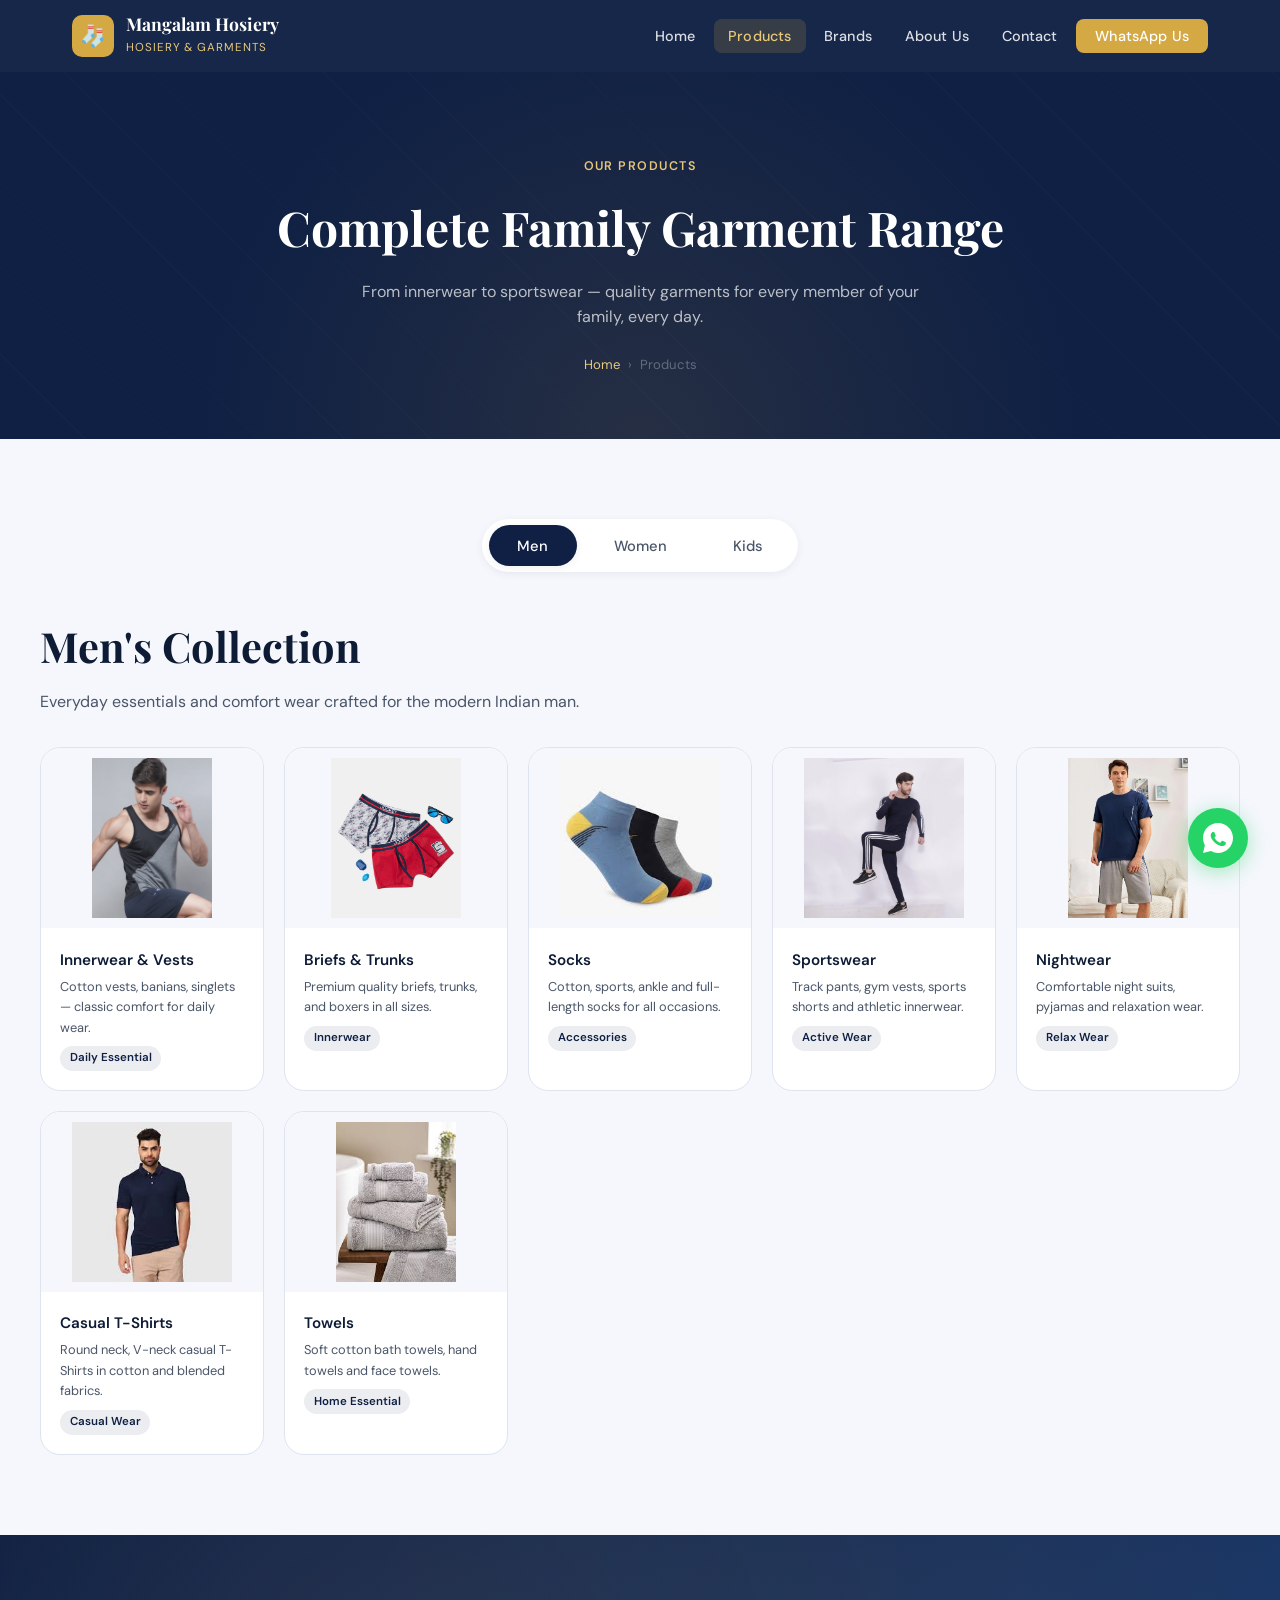
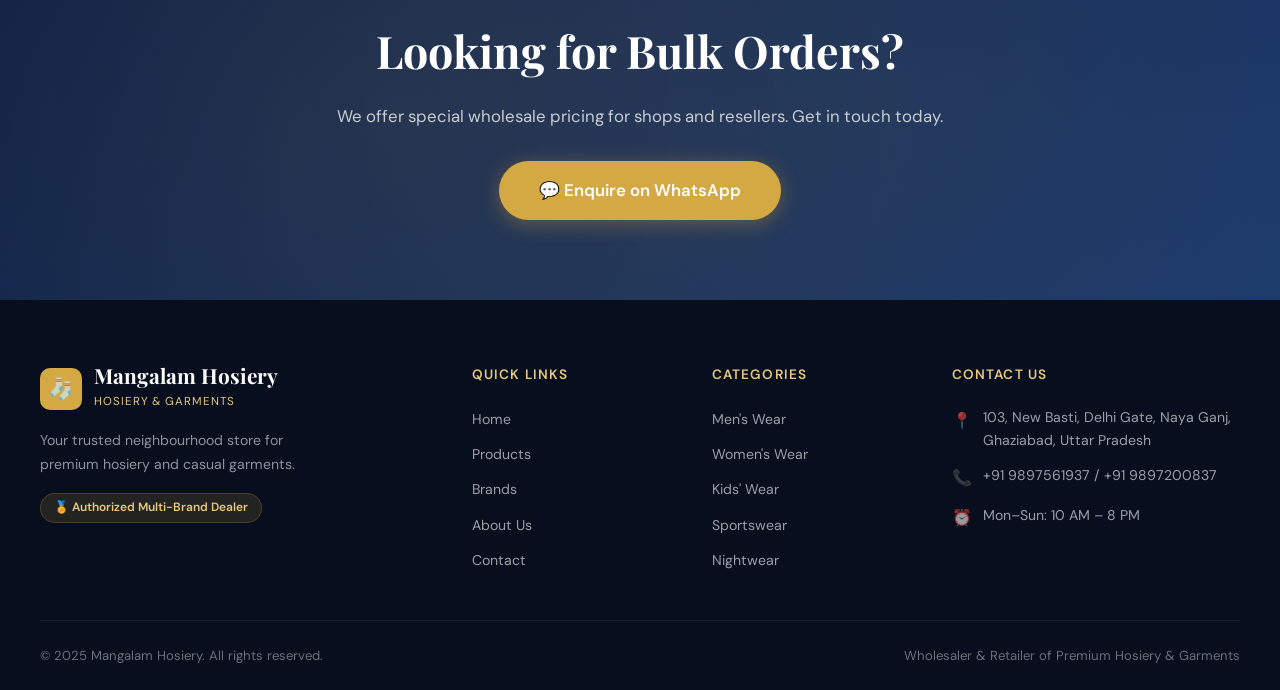
<file: products.html>
<!DOCTYPE html>
<html lang="en">
<head>
  <meta charset="UTF-8" />
  <meta name="viewport" content="width=device-width, initial-scale=1.0" />
  <title>Products – Mangalam Hosiery Hosiery & Garments</title>
  <meta name="description" content="Browse our complete range of hosiery and garments for Men, Women and Kids. Innerwear, sportswear, nightwear, socks, towels and more." />
  <link rel="icon" href="data:image/svg+xml,<svg xmlns='http://www.w3.org/2000/svg' viewBox='0 0 100 100'><text y='.9em' font-size='90'>🧦</text></svg>" />
  <link rel="stylesheet" href="css/style.css" />
  <style>
    /* ── Product card image styles ── */
    .product-img {
      height: 180px;
      background: #f5f7fc;       /* light background so full image is visible */
      display: flex;
      align-items: center;
      justify-content: center;
      position: relative;
      overflow: hidden;
    }
    .product-img img {
      width: 100%;
      height: 100%;
      object-fit: contain;       /* full image, no cropping */
      object-position: center;
      display: block;
      padding: 10px;             /* breathing room */
      transition: transform 0.4s ease;
    }
    .product-card:hover .product-img img {
      transform: scale(1.04);    /* subtle zoom only */
    }
    .product-img .emoji-fallback {
      font-size: 3.5rem;
      position: absolute;
      top: 50%; left: 50%;
      transform: translate(-50%, -50%);
      z-index: 1;
    }
    .product-img::after { display: none; } /* no dark overlay needed */
  </style>
</head>
<body>

<!-- NAVBAR -->
<nav class="navbar">
  <div class="nav-container">
    <a href="index.html" class="logo">
      <div class="logo-icon">🧦</div>
      <div class="logo-text">
        <h1>Mangalam Hosiery</h1>
        <span>Hosiery & Garments</span>
      </div>
    </a>
    <ul class="nav-links">
      <li><a href="index.html">Home</a></li>
      <li><a href="products.html" class="active">Products</a></li>
      <li><a href="brands.html">Brands</a></li>
      <li><a href="about.html">About Us</a></li>
      <li><a href="contact.html">Contact</a></li>
      <li><a href="https://wa.me/919897561937?text=Hello%2C%20I%20want%20to%20enquire%20about%20your%20products" target="_blank" class="nav-cta">WhatsApp Us</a></li>
    </ul>
    <div class="hamburger"><span></span><span></span><span></span></div>
  </div>
</nav>

<div class="page-content">
  <!-- PAGE HERO -->
  <div class="page-hero">
    <span class="section-eyebrow">Our Products</span>
    <h1>Complete Family Garment Range</h1>
    <p>From innerwear to sportswear — quality garments for every member of your family, every day.</p>
    <div class="breadcrumb">
      <a href="index.html">Home</a>
      <span>›</span>
      <span>Products</span>
    </div>
  </div>

  <!-- PRODUCTS SECTION -->
  <section class="products-section">
    <div class="container">
      <div class="gender-tabs">
        <button class="tab-btn active" data-tab="men"> Men</button>
        <button class="tab-btn" data-tab="women"> Women</button>
        <button class="tab-btn" data-tab="kids">Kids</button>
      </div>

      <!-- ===== MEN ===== -->
      <div class="tab-content active" id="men">
        <div class="section-header" style="text-align:left; margin-bottom:2rem;">
          <h2 class="section-title">Men's Collection</h2>
          <p class="section-sub" style="margin:0; text-align:left;">Everyday essentials and comfort wear crafted for the modern Indian man.</p>
        </div>
        <div class="products-grid">

          <div class="product-card">
            <div class="product-img">
              <img src="images/brands/men-innerwear-vests.png" alt="Innerwear & Vests"
                   onerror="this.style.display='none';this.nextElementSibling.style.display='block'"/>
              <span class="emoji-fallback" style="display:none">🩱</span>
            </div>
            <div class="product-body">
              <h3>Innerwear & Vests</h3>
              <p>Cotton vests, banians, singlets — classic comfort for daily wear.</p>
              <span class="product-tag">Daily Essential</span>
            </div>
          </div>

          <div class="product-card">
            <div class="product-img">
              <img src="images/brands/men-briefs-trunks.png" alt="Briefs & Trunks"
                   onerror="this.style.display='none';this.nextElementSibling.style.display='block'"/>
              <span class="emoji-fallback" style="display:none">🩲</span>
            </div>
            <div class="product-body">
              <h3>Briefs & Trunks</h3>
              <p>Premium quality briefs, trunks, and boxers in all sizes.</p>
              <span class="product-tag">Innerwear</span>
            </div>
          </div>

          <div class="product-card">
            <div class="product-img">
              <img src="images/brands/men-socks.png" alt="Socks"
                   onerror="this.style.display='none';this.nextElementSibling.style.display='block'"/>
              <span class="emoji-fallback" style="display:none">🧦</span>
            </div>
            <div class="product-body">
              <h3>Socks</h3>
              <p>Cotton, sports, ankle and full-length socks for all occasions.</p>
              <span class="product-tag">Accessories</span>
            </div>
          </div>

          <div class="product-card">
            <div class="product-img">
              <img src="images/brands/men-sportswear.png" alt="Sportswear"
                   onerror="this.style.display='none';this.nextElementSibling.style.display='block'"/>
              <span class="emoji-fallback" style="display:none">🏃</span>
            </div>
            <div class="product-body">
              <h3>Sportswear</h3>
              <p>Track pants, gym vests, sports shorts and athletic innerwear.</p>
              <span class="product-tag">Active Wear</span>
            </div>
          </div>

          <div class="product-card">
            <div class="product-img">
              <img src="images/brands/men-nightwear.png" alt="Nightwear"
                   onerror="this.style.display='none';this.nextElementSibling.style.display='block'"/>
              <span class="emoji-fallback" style="display:none">😴</span>
            </div>
            <div class="product-body">
              <h3>Nightwear</h3>
              <p>Comfortable night suits, pyjamas and relaxation wear.</p>
              <span class="product-tag">Relax Wear</span>
            </div>
          </div>

          <div class="product-card">
            <div class="product-img">
              <img src="images/brands/men-casual-tops.png" alt="Casual Tops"
                   onerror="this.style.display='none';this.nextElementSibling.style.display='block'"/>
              <span class="emoji-fallback" style="display:none">👕</span>
            </div>
            <div class="product-body">
              <h3>Casual T-Shirts</h3>
              <p>Round neck, V-neck casual T-Shirts in cotton and blended fabrics.</p>
              <span class="product-tag">Casual Wear</span>
            </div>
          </div>

          <div class="product-card">
            <div class="product-img">
              <img src="images/brands/towels.png" alt="Towels"
                   onerror="this.style.display='none';this.nextElementSibling.style.display='block'"/>
              <span class="emoji-fallback" style="display:none">🛁</span>
            </div>
            <div class="product-body">
              <h3>Towels</h3>
              <p>Soft cotton bath towels, hand towels and face towels.</p>
              <span class="product-tag">Home Essential</span>
            </div>
          </div>

        </div>
      </div>

      <!-- ===== WOMEN ===== -->
      <div class="tab-content" id="women">
        <div class="section-header" style="text-align:left; margin-bottom:2rem;">
          <h2 class="section-title">Women's Collection</h2>
          <p class="section-sub" style="margin:0; text-align:left;">Stylish, comfortable and practical garments designed with women in mind.</p>
        </div>
        <div class="products-grid">

          <div class="product-card">
            <div class="product-img">
              <img src="images/brands/women-bra-innerwear.png" alt="Bra & Innerwear"
                   onerror="this.style.display='none';this.nextElementSibling.style.display='block'"/>
              <span class="emoji-fallback" style="display:none">👙</span>
            </div>
            <div class="product-body">
              <h3>Bra & Innerwear</h3>
              <p>Everyday bras, sports bras, and comfortable innerwear in all sizes.</p>
              <span class="product-tag">Innerwear</span>
            </div>
          </div>

          <div class="product-card">
            <div class="product-img">
              <img src="images/brands/women-panties-briefs.png" alt="Panties & Briefs"
                   onerror="this.style.display='none';this.nextElementSibling.style.display='block'"/>
              <span class="emoji-fallback" style="display:none">🩲</span>
            </div>
            <div class="product-body">
              <h3>Panties & Briefs</h3>
              <p>Cotton and premium blended briefs designed for all-day comfort.</p>
              <span class="product-tag">Innerwear</span>
            </div>
          </div>

          <div class="product-card">
            <div class="product-img">
              <img src="images/brands/women-nightwear.png" alt="Nightwear"
                   onerror="this.style.display='none';this.nextElementSibling.style.display='block'"/>
              <span class="emoji-fallback" style="display:none">😴</span>
            </div>
            <div class="product-body">
              <h3>Nightwear & Night Suits</h3>
              <p>Soft and comfortable night suits, nightgowns, and lounge sets.</p>
              <span class="product-tag">Night Wear</span>
            </div>
          </div>

          <div class="product-card">
            <div class="product-img">
              <img src="images/brands/women-leggings.png" alt="Leggings"
                   onerror="this.style.display='none';this.nextElementSibling.style.display='block'"/>
              <span class="emoji-fallback" style="display:none">👖</span>
            </div>
            <div class="product-body">
              <h3>Leggings & Churidars</h3>
              <p>Comfortable stretchable leggings for daily and casual wear.</p>
              <span class="product-tag">Daily Wear</span>
            </div>
          </div>

          <div class="product-card">
            <div class="product-img">
              <img src="images/brands/women-casual-tops.png" alt="Casual Tops"
                   onerror="this.style.display='none';this.nextElementSibling.style.display='block'"/>
              <span class="emoji-fallback" style="display:none">👚</span>
            </div>
            <div class="product-body">
              <h3>Casual Tops</h3>
              <p>Stylish cotton and blended casual tops for everyday look.</p>
              <span class="product-tag">Casual Wear</span>
            </div>
          </div>

          <div class="product-card">
            <div class="product-img">
              <img src="images/brands/women-socks.png" alt="Socks & Stockings"
                   onerror="this.style.display='none';this.nextElementSibling.style.display='block'"/>
              <span class="emoji-fallback" style="display:none">🧦</span>
            </div>
            <div class="product-body">
              <h3>Socks & Stockings</h3>
              <p>Cotton ankle socks, full socks and fashion stockings.</p>
              <span class="product-tag">Accessories</span>
            </div>
          </div>

          <div class="product-card">
            <div class="product-img">
              <img src="images/brands/women-sportswear.png" alt="Sports & Gym Wear"
                   onerror="this.style.display='none';this.nextElementSibling.style.display='block'"/>
              <span class="emoji-fallback" style="display:none">🏃‍♀️</span>
            </div>
            <div class="product-body">
              <h3>Sports & Gym Wear</h3>
              <p>Sports bras, track pants, and active wear for women.</p>
              <span class="product-tag">Active Wear</span>
            </div>
          </div>

          <div class="product-card">
            <div class="product-img">
              <img src="images/brands/towels.png" alt="Towels"
                   onerror="this.style.display='none';this.nextElementSibling.style.display='block'"/>
              <span class="emoji-fallback" style="display:none">🛁</span>
            </div>
            <div class="product-body">
              <h3>Towels</h3>
              <p>Soft bath, face and hand towels in bright and pastel colors.</p>
              <span class="product-tag">Home Essential</span>
            </div>
          </div>

        </div>
      </div>

      <!-- ===== KIDS ===== -->
      <div class="tab-content" id="kids">
        <div class="section-header" style="text-align:left; margin-bottom:2rem;">
          <h2 class="section-title">Kids' Collection</h2>
          <p class="section-sub" style="margin:0; text-align:left;">Soft, safe, and comfortable garments made for the little ones in your family.</p>
        </div>
        <div class="products-grid">

          <div class="product-card">
            <div class="product-img">
              <img src="images/brands/kids-baby-vests.png" alt="Baby Vests & Rompers"
                   onerror="this.style.display='none';this.nextElementSibling.style.display='block'"/>
              <span class="emoji-fallback" style="display:none">👶</span>
            </div>
            <div class="product-body">
              <h3>Baby Vests & Rompers</h3>
              <p>Ultra-soft cotton innerwear and onesies for infants and toddlers.</p>
              <span class="product-tag">Baby Wear</span>
            </div>
          </div>

          <div class="product-card">
            <div class="product-img">
              <img src="images/brands/kids-socks.png" alt="Kids Socks"
                   onerror="this.style.display='none';this.nextElementSibling.style.display='block'"/>
              <span class="emoji-fallback" style="display:none">🧦</span>
            </div>
            <div class="product-body">
              <h3>Kids Socks</h3>
              <p>Fun and comfortable socks for boys and girls of all ages.</p>
              <span class="product-tag">Accessories</span>
            </div>
          </div>

          <div class="product-card">
            <div class="product-img">
              <img src="images/brands/kids-innerwear.png" alt="Kids Innerwear"
                   onerror="this.style.display='none';this.nextElementSibling.style.display='block'"/>
              <span class="emoji-fallback" style="display:none">🩱</span>
            </div>
            <div class="product-body">
              <h3>Kids Innerwear</h3>
              <p>Soft cotton vests, briefs and trunks for boys and girls.</p>
              <span class="product-tag">Innerwear</span>
            </div>
          </div>

          <div class="product-card">
            <div class="product-img">
              <img src="images/brands/kids-casual-wear.png" alt="Casual Wear"
                   onerror="this.style.display='none';this.nextElementSibling.style.display='block'"/>
              <span class="emoji-fallback" style="display:none">🎒</span>
            </div>
            <div class="product-body">
              <h3>Casual Wears</h3>
              <p>Casual Wear for children.</p>
              <span class="product-tag">Daily Wear</span>
            </div>
          </div>

          <div class="product-card">
            <div class="product-img">
              <img src="images/brands/kids-nightwear.png" alt="Kids Nightwear"
                   onerror="this.style.display='none';this.nextElementSibling.style.display='block'"/>
              <span class="emoji-fallback" style="display:none">😴</span>
            </div>
            <div class="product-body">
              <h3>Kids Nightwear</h3>
              <p>Comfortable night suits and pyjama sets with fun prints.</p>
              <span class="product-tag">Night Wear</span>
            </div>
          </div>

        </div>
      </div>
    </div>
  </section>

  <!-- CTA -->
  <section class="cta-section">
    <div class="container">
      <h2>Looking for Bulk Orders?</h2>
      <p>We offer special wholesale pricing for shops and resellers. Get in touch today.</p>
      <a href="https://wa.me/919897561937?text=Hello%2C%20I%20want%20to%20enquire%20about%20bulk%20orders" target="_blank" class="btn-primary">💬 Enquire on WhatsApp</a>
    </div>
  </section>

  <!-- FOOTER -->
  <footer>
    <div class="footer-grid">
      <div class="footer-brand">
        <div class="logo">
          <div class="logo-icon">🧦</div>
          <div class="logo-text"><h1>Mangalam Hosiery</h1><span>Hosiery & Garments</span></div>
        </div>
        <p class="footer-desc">Your trusted neighbourhood store for premium hosiery and casual garments.</p>
        <div class="footer-badge">🏅 Authorized Multi-Brand Dealer</div>
      </div>
      <div class="footer-col">
        <h4>Quick Links</h4>
        <ul>
          <li><a href="index.html">Home</a></li>
          <li><a href="products.html">Products</a></li>
          <li><a href="brands.html">Brands</a></li>
          <li><a href="about.html">About Us</a></li>
          <li><a href="contact.html">Contact</a></li>
        </ul>
      </div>
      <div class="footer-col">
        <h4>Categories</h4>
        <ul>
          <li><a href="products.html">Men's Wear</a></li>
          <li><a href="products.html">Women's Wear</a></li>
          <li><a href="products.html">Kids' Wear</a></li>
          <li><a href="products.html">Sportswear</a></li>
          <li><a href="products.html">Nightwear</a></li>
        </ul>
      </div>
      <div class="footer-col">
        <h4>Contact Us</h4>
        <div class="footer-contact-item"><span>📍</span><span>103, New Basti, Delhi Gate, Naya Ganj, Ghaziabad, Uttar Pradesh</span></div>
        <div class="footer-contact-item"><span>📞</span><span>+91 9897561937 / +91 9897200837</span></div>
        <div class="footer-contact-item"><span>⏰</span><span>Mon–Sun: 10 AM – 8 PM</span></div>
      </div>
    </div>
    <div class="footer-bottom">
      <span>© 2025 Mangalam Hosiery. All rights reserved.</span>
      <span>Wholesaler &amp; Retailer of Premium Hosiery &amp; Garments</span>
    </div>
  </footer>
</div>

<div class="whatsapp-float">
  <a href="https://wa.me/919897561937?text=Hello%2C%20I%20want%20to%20enquire%20about%20your%20products" target="_blank" title="Chat on WhatsApp" aria-label="WhatsApp">
    <svg xmlns="http://www.w3.org/2000/svg" viewBox="0 0 32 32" width="30" height="30" fill="white"><path d="M16 0C7.163 0 0 7.163 0 16c0 2.824.738 5.47 2.027 7.77L0 32l8.44-2.008A15.94 15.94 0 0 0 16 32c8.837 0 16-7.163 16-16S24.837 0 16 0zm8.094 22.637c-.336.946-1.96 1.807-2.69 1.921-.687.108-1.558.154-2.512-.157a22.9 22.9 0 0 1-2.275-.84c-4.006-1.729-6.618-5.76-6.817-6.025-.199-.265-1.623-2.156-1.623-4.115s1.027-2.922 1.391-3.32c.364-.397.795-.497 1.06-.497.265 0 .53.003.762.014.244.012.572-.092.895.683.336.795 1.14 2.754 1.24 2.953.1.199.166.43.033.695-.133.265-.199.43-.397.662-.199.232-.419.518-.597.696-.199.199-.406.415-.174.814.232.398 1.03 1.697 2.211 2.75 1.519 1.352 2.8 1.77 3.198 1.97.398.199.63.166.863-.1.232-.265.993-1.16 1.258-1.558.265-.397.53-.331.895-.199.364.133 2.32 1.094 2.718 1.293.397.199.663.298.762.464.099.166.099.962-.237 1.907z"/></svg>
  </a>
</div>

<script src="js/script.js"></script>
</body>
</html>
</file>
<file: css/style.css>
@import url('https://fonts.googleapis.com/css2?family=Playfair+Display:wght@400;600;700&family=DM+Sans:wght@300;400;500;600&display=swap');

/* ===== CSS VARIABLES ===== */
:root {
  --primary: #0f2044;
  --primary-light: #1a3a6e;
  --accent: #d4a843;
  --accent-light: #e8c87a;
  --cream: #f5f7fc;
  --white: #ffffff;
  --text-dark: #0d1b35;
  --text-mid: #4a5568;
  --text-light: #7a8599;
  --border: #dde4f0;
  --shadow-sm: 0 2px 8px rgba(0,0,0,0.06);
  --shadow-md: 0 6px 24px rgba(0,0,0,0.10);
  --shadow-lg: 0 16px 48px rgba(0,0,0,0.14);
  --radius: 12px;
  --radius-lg: 20px;
  --nav-height: 72px;
  --transition: 0.3s cubic-bezier(0.4,0,0.2,1);
}

/* ===== RESET ===== */
*, *::before, *::after { box-sizing: border-box; margin: 0; padding: 0; }
html { scroll-behavior: smooth; font-size: 16px; }
body {
  font-family: 'DM Sans', sans-serif;
  background: var(--cream);
  color: var(--text-dark);
  line-height: 1.6;
  overflow-x: hidden;
}
img { max-width: 100%; display: block; }
a { text-decoration: none; color: inherit; }
ul { list-style: none; }

/* ===== NAVBAR ===== */
.navbar {
  position: fixed;
  top: 0; left: 0; right: 0;
  height: var(--nav-height);
  background: rgba(15, 32, 68, 0.97);
  backdrop-filter: blur(12px);
  display: flex;
  align-items: center;
  z-index: 1000;
  transition: box-shadow var(--transition);
}
.navbar.scrolled { box-shadow: var(--shadow-lg); }
.nav-container {
  max-width: 1200px;
  margin: 0 auto;
  width: 100%;
  padding: 0 2rem;
  display: flex;
  align-items: center;
  justify-content: space-between;
}
.logo {
  display: flex;
  align-items: center;
  gap: 0.75rem;
}
.logo-icon {
  width: 42px; height: 42px;
  background: var(--accent);
  border-radius: 10px;
  display: flex;
  align-items: center;
  justify-content: center;
  font-size: 1.3rem;
}
.logo-text h1 {
  font-family: 'Playfair Display', serif;
  font-size: 1.1rem;
  font-weight: 700;
  color: var(--white);
  line-height: 1.1;
}
.logo-text span {
  font-size: 0.72rem;
  color: var(--accent-light);
  font-weight: 400;
  letter-spacing: 0.08em;
  text-transform: uppercase;
}
.nav-links {
  display: flex;
  align-items: center;
  gap: 0.25rem;
}
.nav-links a {
  color: rgba(255,255,255,0.85);
  font-size: 0.9rem;
  font-weight: 500;
  padding: 0.5rem 0.9rem;
  border-radius: 8px;
  transition: all var(--transition);
  letter-spacing: 0.01em;
}
.nav-links a:hover, .nav-links a.active {
  background: rgba(212,168,67,0.18);
  color: var(--accent-light);
}
.nav-cta {
  background: var(--accent) !important;
  color: var(--white) !important;
  padding: 0.5rem 1.2rem !important;
  border-radius: 8px !important;
}
.nav-cta:hover { background: var(--accent-light) !important; }
.hamburger {
  display: none;
  flex-direction: column;
  gap: 5px;
  cursor: pointer;
  padding: 4px;
}
.hamburger span {
  display: block;
  width: 24px; height: 2px;
  background: var(--white);
  border-radius: 2px;
  transition: all var(--transition);
}
.hamburger.open span:nth-child(1) { transform: rotate(45deg) translate(5px, 5px); }
.hamburger.open span:nth-child(2) { opacity: 0; }
.hamburger.open span:nth-child(3) { transform: rotate(-45deg) translate(5px, -5px); }

/* ===== PAGE PADDING ===== */
.page-content { padding-top: var(--nav-height); }

/* ===== HERO ===== */
.hero {
  min-height: 100vh;
  background: var(--primary);
  display: flex;
  align-items: center;
  position: relative;
  overflow: hidden;
  padding-top: var(--nav-height);
}
.hero-bg-pattern {
  position: absolute;
  inset: 0;
  background-image:
    radial-gradient(circle at 20% 50%, rgba(200,151,58,0.08) 0%, transparent 50%),
    radial-gradient(circle at 80% 20%, rgba(26,58,120,0.4) 0%, transparent 50%),
    radial-gradient(circle at 60% 80%, rgba(200,151,58,0.05) 0%, transparent 40%);
}
.hero-pattern-lines {
  position: absolute;
  inset: 0;
  opacity: 0.04;
  background-image: repeating-linear-gradient(
    45deg,
    transparent,
    transparent 40px,
    rgba(255,255,255,0.5) 40px,
    rgba(255,255,255,0.5) 41px
  );
}
.hero-container {
  max-width: 1200px;
  margin: 0 auto;
  padding: 4rem 2rem;
  position: relative;
  z-index: 1;
  display: grid;
  grid-template-columns: 1fr 1fr;
  gap: 4rem;
  align-items: center;
  width: 100%;
}
.hero-badge {
  display: inline-flex;
  align-items: center;
  gap: 0.5rem;
  background: rgba(200,151,58,0.15);
  border: 1px solid rgba(200,151,58,0.3);
  color: var(--accent-light);
  font-size: 0.8rem;
  font-weight: 600;
  letter-spacing: 0.1em;
  text-transform: uppercase;
  padding: 0.4rem 1rem;
  border-radius: 50px;
  margin-bottom: 1.5rem;
}
.hero-title {
  font-family: 'Playfair Display', serif;
  font-size: clamp(2.2rem, 5vw, 3.4rem);
  font-weight: 700;
  color: var(--white);
  line-height: 1.2;
  margin-bottom: 1.2rem;
}
.hero-title .accent { color: var(--accent-light); }
.hero-subtitle {
  font-size: 1.05rem;
  color: rgba(255,255,255,0.75);
  margin-bottom: 2rem;
  line-height: 1.7;
  max-width: 480px;
}
.hero-actions {
  display: flex;
  gap: 1rem;
  flex-wrap: wrap;
  align-items: center;
}
.btn-primary {
  display: inline-flex;
  align-items: center;
  gap: 0.5rem;
  background: var(--accent);
  color: var(--white);
  font-weight: 600;
  font-size: 0.95rem;
  padding: 0.85rem 1.8rem;
  border-radius: 50px;
  transition: all var(--transition);
  box-shadow: 0 4px 20px rgba(200,151,58,0.4);
  border: none;
  cursor: pointer;
}
.btn-primary:hover {
  background: var(--accent-light);
  transform: translateY(-2px);
  box-shadow: 0 8px 28px rgba(200,151,58,0.5);
}
.btn-outline {
  display: inline-flex;
  align-items: center;
  gap: 0.5rem;
  background: transparent;
  color: var(--white);
  font-weight: 500;
  font-size: 0.95rem;
  padding: 0.85rem 1.8rem;
  border-radius: 50px;
  border: 1.5px solid rgba(255,255,255,0.3);
  transition: all var(--transition);
  cursor: pointer;
}
.btn-outline:hover {
  border-color: var(--accent-light);
  color: var(--accent-light);
  transform: translateY(-2px);
}
.hero-stats {
  display: flex;
  gap: 2rem;
  margin-top: 2.5rem;
  padding-top: 2.5rem;
  border-top: 1px solid rgba(255,255,255,0.1);
}
.stat { text-align: center; }
.stat-num {
  font-family: 'Playfair Display', serif;
  font-size: 2rem;
  font-weight: 700;
  color: var(--accent-light);
  display: block;
  line-height: 1;
}
.stat-label { font-size: 0.78rem; color: rgba(255,255,255,0.6); margin-top: 0.25rem; }

/* Hero visual */
.hero-visual {
  display: flex;
  flex-direction: column;
  gap: 1rem;
}
.hero-card {
  background: rgba(255,255,255,0.06);
  border: 1px solid rgba(255,255,255,0.1);
  border-radius: var(--radius-lg);
  padding: 1.5rem;
  backdrop-filter: blur(10px);
  display: flex;
  align-items: center;
  gap: 1rem;
  transition: all var(--transition);
  animation: floatIn 0.6s ease both;
}
.hero-card:nth-child(1) { animation-delay: 0.1s; }
.hero-card:nth-child(2) { animation-delay: 0.25s; margin-left: 1.5rem; }
.hero-card:nth-child(3) { animation-delay: 0.4s; margin-left: 3rem; }
.hero-card:hover {
  background: rgba(255,255,255,0.10);
  border-color: rgba(200,151,58,0.3);
}
@keyframes floatIn {
  from { opacity: 0; transform: translateX(30px); }
  to { opacity: 1; transform: translateX(0); }
}
.hero-card-icon {
  width: 52px; height: 52px;
  background: var(--accent);
  border-radius: 14px;
  display: flex;
  align-items: center;
  justify-content: center;
  font-size: 1.5rem;
  flex-shrink: 0;
}
.hero-card-text h3 {
  color: var(--white);
  font-size: 0.95rem;
  font-weight: 600;
  margin-bottom: 0.2rem;
}
.hero-card-text p { color: rgba(255,255,255,0.6); font-size: 0.82rem; }

/* ===== SECTIONS ===== */
section { padding: 5rem 2rem; }
.container { max-width: 1200px; margin: 0 auto; }
.section-header { text-align: center; margin-bottom: 3.5rem; }
.section-eyebrow {
  display: inline-block;
  font-size: 0.78rem;
  font-weight: 600;
  letter-spacing: 0.12em;
  text-transform: uppercase;
  color: var(--accent);
  margin-bottom: 0.75rem;
}
.section-title {
  font-family: 'Playfair Display', serif;
  font-size: clamp(1.8rem, 4vw, 2.6rem);
  font-weight: 700;
  color: var(--text-dark);
  line-height: 1.25;
  margin-bottom: 1rem;
}
.section-sub {
  font-size: 1rem;
  color: var(--text-mid);
  max-width: 560px;
  margin: 0 auto;
  line-height: 1.7;
}

/* ===== FEATURES / WHY US ===== */
.features { background: var(--white); }
.features-grid {
  display: grid;
  grid-template-columns: repeat(auto-fit, minmax(240px, 1fr));
  gap: 1.5rem;
}
.feature-card {
  background: var(--cream);
  border: 1px solid var(--border);
  border-radius: var(--radius-lg);
  padding: 2rem;
  text-align: center;
  transition: all var(--transition);
  position: relative;
  overflow: hidden;
}
.feature-card::before {
  content: '';
  position: absolute;
  top: 0; left: 0; right: 0;
  height: 3px;
  background: linear-gradient(90deg, var(--primary), var(--accent));
  transform: scaleX(0);
  transition: transform var(--transition);
}
.feature-card:hover { transform: translateY(-6px); box-shadow: var(--shadow-md); }
.feature-card:hover::before { transform: scaleX(1); }
.feature-icon {
  width: 64px; height: 64px;
  background: var(--primary);
  border-radius: 16px;
  display: flex;
  align-items: center;
  justify-content: center;
  font-size: 1.8rem;
  margin: 0 auto 1.25rem;
}
.feature-card h3 {
  font-size: 1.05rem;
  font-weight: 600;
  margin-bottom: 0.5rem;
  color: var(--text-dark);
}
.feature-card p { font-size: 0.88rem; color: var(--text-mid); line-height: 1.6; }

/* ===== CATEGORIES HOME ===== */
.categories { background: var(--cream); }
.categories-grid {
  display: grid;
  grid-template-columns: repeat(3, 1fr);
  gap: 1.5rem;
}
.cat-card {
  background: var(--white);
  border-radius: var(--radius-lg);
  overflow: hidden;
  border: 1px solid var(--border);
  transition: all var(--transition);
  cursor: pointer;
  text-align: center;
}
.cat-card:hover { transform: translateY(-8px); box-shadow: var(--shadow-md); }
.cat-image {
  height: 180px;
  background: var(--primary);
  display: flex;
  align-items: center;
  justify-content: center;
  font-size: 4rem;
  position: relative;
  overflow: hidden;
}
.cat-image::after {
  content: '';
  position: absolute;
  inset: 0;
  background: linear-gradient(135deg, rgba(200,151,58,0.1), transparent);
}
.cat-card-body { padding: 1.5rem; }
.cat-card-body h3 {
  font-family: 'Playfair Display', serif;
  font-size: 1.3rem;
  font-weight: 700;
  margin-bottom: 0.5rem;
  color: var(--text-dark);
}
.cat-card-body p { font-size: 0.85rem; color: var(--text-mid); }

/* ===== BRANDS STRIP ===== */
.brands-strip { background: var(--primary); padding: 3.5rem 2rem; }
.brands-strip .section-title { color: var(--white); }
.brands-strip .section-eyebrow { color: var(--accent-light); }
.brands-ticker {
  display: flex;
  gap: 1.5rem;
  overflow: hidden;
  position: relative;
  margin-top: 2rem;
}
.brands-ticker::before, .brands-ticker::after {
  content: '';
  position: absolute;
  top: 0; bottom: 0;
  width: 80px;
  z-index: 2;
}
.brands-ticker::before { left: 0; background: linear-gradient(to right, var(--primary), transparent); }
.brands-ticker::after { right: 0; background: linear-gradient(to left, var(--primary), transparent); }
.ticker-track {
  display: flex;
  gap: 1.5rem;
  animation: ticker 20s linear infinite;
}
@keyframes ticker {
  0% { transform: translateX(0); }
  100% { transform: translateX(-50%); }
}
.brand-pill {
  display: flex;
  align-items: center;
  background: rgba(255,255,255,0.08);
  border: 1px solid rgba(255,255,255,0.12);
  border-radius: 50px;
  padding: 0.6rem 1.4rem;
  white-space: nowrap;
  color: rgba(255,255,255,0.9);
  font-weight: 500;
  font-size: 0.9rem;
  gap: 0.5rem;
  transition: all var(--transition);
}
.brand-pill:hover {
  background: rgba(200,151,58,0.2);
  border-color: rgba(200,151,58,0.4);
  color: var(--accent-light);
}
.brand-dot { width: 6px; height: 6px; background: var(--accent); border-radius: 50%; }

/* ===== TESTIMONIAL / TRUST ===== */
.trust { background: var(--white); }
.trust-grid {
  display: grid;
  grid-template-columns: 1fr 1fr;
  gap: 3rem;
  align-items: center;
}
.trust-content h2 {
  font-family: 'Playfair Display', serif;
  font-size: 2.2rem;
  font-weight: 700;
  line-height: 1.3;
  margin-bottom: 1.2rem;
}
.trust-content p { color: var(--text-mid); line-height: 1.8; margin-bottom: 1.5rem; }
.trust-points { display: flex; flex-direction: column; gap: 1rem; }
.trust-point {
  display: flex;
  align-items: flex-start;
  gap: 1rem;
  padding: 1rem;
  background: var(--cream);
  border-radius: var(--radius);
  border-left: 3px solid var(--accent);
}
.trust-point-icon { font-size: 1.4rem; flex-shrink: 0; margin-top: 0.1rem; }
.trust-point h4 { font-size: 0.95rem; font-weight: 600; margin-bottom: 0.2rem; }
.trust-point p { font-size: 0.85rem; color: var(--text-mid); margin: 0; }
.trust-image-box {
  background: var(--primary);
  border-radius: var(--radius-lg);
  height: 380px;
  display: flex;
  align-items: center;
  justify-content: center;
  flex-direction: column;
  gap: 1rem;
  position: relative;
  overflow: hidden;
}
.trust-image-box::before {
  content: '';
  position: absolute;
  width: 300px; height: 300px;
  background: radial-gradient(circle, rgba(200,151,58,0.15), transparent 70%);
  top: 50%; left: 50%;
  transform: translate(-50%, -50%);
}
.store-icon { font-size: 5rem; position: relative; }
.trust-image-box p { color: rgba(255,255,255,0.7); font-size: 0.9rem; text-align: center; position: relative; }
.trust-image-box h3 {
  color: var(--white);
  font-family: 'Playfair Display', serif;
  font-size: 1.4rem;
  text-align: center;
  position: relative;
}

/* ===== CTA SECTION ===== */
.cta-section {
  background: linear-gradient(135deg, var(--primary) 0%, var(--primary-light) 100%);
  text-align: center;
  padding: 5rem 2rem;
  position: relative;
  overflow: hidden;
}
.cta-section::before {
  content: '';
  position: absolute;
  inset: 0;
  background-image: radial-gradient(circle at 30% 50%, rgba(200,151,58,0.1) 0%, transparent 60%),
                    radial-gradient(circle at 70% 50%, rgba(200,151,58,0.08) 0%, transparent 60%);
}
.cta-section h2 {
  font-family: 'Playfair Display', serif;
  font-size: clamp(1.8rem, 4vw, 2.8rem);
  color: var(--white);
  margin-bottom: 1rem;
  position: relative;
}
.cta-section p { color: rgba(255,255,255,0.75); font-size: 1.05rem; margin-bottom: 2rem; position: relative; }
.cta-section .btn-primary { position: relative; font-size: 1.05rem; padding: 1rem 2.5rem; }

/* ===== FOOTER ===== */
footer {
  background: #070f1f;
  color: rgba(255,255,255,0.8);
  padding: 4rem 2rem 1.5rem;
}
.footer-grid {
  max-width: 1200px;
  margin: 0 auto;
  display: grid;
  grid-template-columns: 2fr 1fr 1fr 1.5fr;
  gap: 3rem;
  margin-bottom: 3rem;
}
.footer-brand .logo-text h1 { font-size: 1.3rem; }
.footer-desc {
  margin-top: 1rem;
  font-size: 0.88rem;
  color: rgba(255,255,255,0.55);
  line-height: 1.7;
  max-width: 280px;
}
.footer-badge {
  display: inline-flex;
  align-items: center;
  gap: 0.4rem;
  background: rgba(200,151,58,0.15);
  border: 1px solid rgba(200,151,58,0.25);
  color: var(--accent-light);
  font-size: 0.75rem;
  font-weight: 600;
  padding: 0.3rem 0.8rem;
  border-radius: 50px;
  margin-top: 1rem;
}
.footer-col h4 {
  font-size: 0.85rem;
  font-weight: 600;
  letter-spacing: 0.08em;
  text-transform: uppercase;
  color: var(--accent-light);
  margin-bottom: 1.25rem;
}
.footer-col ul { display: flex; flex-direction: column; gap: 0.6rem; }
.footer-col ul li a {
  font-size: 0.88rem;
  color: rgba(255,255,255,0.6);
  transition: color var(--transition);
}
.footer-col ul li a:hover { color: var(--accent-light); }
.footer-contact-item {
  display: flex;
  align-items: flex-start;
  gap: 0.7rem;
  margin-bottom: 0.8rem;
  font-size: 0.88rem;
  color: rgba(255,255,255,0.6);
}
.footer-contact-item span:first-child { font-size: 1rem; margin-top: 0.1rem; flex-shrink: 0; }
.footer-bottom {
  max-width: 1200px;
  margin: 0 auto;
  padding-top: 1.5rem;
  border-top: 1px solid rgba(255,255,255,0.08);
  display: flex;
  align-items: center;
  justify-content: space-between;
  font-size: 0.82rem;
  color: rgba(255,255,255,0.4);
  flex-wrap: wrap;
  gap: 0.5rem;
}

/* ===== WHATSAPP FLOAT ===== */
.whatsapp-float {
  position: fixed;
  bottom: 2rem;
  right: 2rem;
  z-index: 999;
}
.whatsapp-float a {
  display: flex;
  align-items: center;
  justify-content: center;
  width: 60px; height: 60px;
  background: #25d366;
  border-radius: 50%;
  box-shadow: 0 4px 20px rgba(37, 211, 102, 0.4);
  font-size: 1.7rem;
  transition: all var(--transition);
  animation: pulse 2.5s infinite;
}
.whatsapp-float a:hover {
  transform: scale(1.1);
  box-shadow: 0 8px 30px rgba(37, 211, 102, 0.6);
  animation: none;
}
@keyframes pulse {
  0%, 100% { box-shadow: 0 4px 20px rgba(37, 211, 102, 0.4); }
  50% { box-shadow: 0 4px 30px rgba(37, 211, 102, 0.7); }
}

/* ===== PAGE HERO (inner pages) ===== */
.page-hero {
  background: var(--primary);
  padding: 5rem 2rem 4rem;
  text-align: center;
  position: relative;
  overflow: hidden;
}
.page-hero::before {
  content: '';
  position: absolute;
  inset: 0;
  background-image: radial-gradient(circle at 50% 100%, rgba(200,151,58,0.12), transparent 60%),
                    repeating-linear-gradient(45deg, transparent, transparent 60px, rgba(255,255,255,0.015) 60px, rgba(255,255,255,0.015) 61px);
}
.page-hero .section-eyebrow { color: var(--accent-light); }
.page-hero h1 {
  font-family: 'Playfair Display', serif;
  font-size: clamp(2rem, 5vw, 3rem);
  color: var(--white);
  margin-bottom: 0.8rem;
  position: relative;
}
.page-hero p { color: rgba(255,255,255,0.7); font-size: 1rem; max-width: 560px; margin: 0 auto; position: relative; }
.breadcrumb {
  display: flex;
  align-items: center;
  justify-content: center;
  gap: 0.5rem;
  margin-top: 1.5rem;
  font-size: 0.82rem;
  color: rgba(255,255,255,0.5);
  position: relative;
}
.breadcrumb a { color: var(--accent-light); }
.breadcrumb span { color: rgba(255,255,255,0.3); }

/* ===== PRODUCTS PAGE ===== */
.products-section { background: var(--cream); }
.gender-tabs {
  display: flex;
  justify-content: center;
  gap: 0.5rem;
  margin-bottom: 3rem;
  background: var(--white);
  padding: 0.4rem;
  border-radius: 50px;
  width: fit-content;
  margin-left: auto;
  margin-right: auto;
  box-shadow: var(--shadow-sm);
}
.tab-btn {
  padding: 0.65rem 1.8rem;
  border-radius: 50px;
  border: none;
  background: transparent;
  font-size: 0.92rem;
  font-weight: 500;
  cursor: pointer;
  color: var(--text-mid);
  font-family: 'DM Sans', sans-serif;
  transition: all var(--transition);
}
.tab-btn.active {
  background: var(--primary);
  color: var(--white);
  box-shadow: var(--shadow-sm);
}
.tab-content { display: none; }
.tab-content.active { display: block; animation: fadeIn 0.3s ease; }
@keyframes fadeIn { from { opacity: 0; transform: translateY(10px); } to { opacity: 1; transform: translateY(0); } }
.products-grid {
  display: grid;
  grid-template-columns: repeat(auto-fill, minmax(220px, 1fr));
  gap: 1.25rem;
}
.product-card {
  background: var(--white);
  border-radius: var(--radius-lg);
  overflow: hidden;
  border: 1px solid var(--border);
  transition: all var(--transition);
}
.product-card:hover { transform: translateY(-5px); box-shadow: var(--shadow-md); }
.product-img {
  height: 160px;
  background: var(--primary);
  display: flex;
  align-items: center;
  justify-content: center;
  font-size: 3.5rem;
  position: relative;
}
.product-img::after {
  content: '';
  position: absolute;
  inset: 0;
  background: linear-gradient(135deg, rgba(200,151,58,0.08), transparent);
}
.product-body { padding: 1.2rem; }
.product-body h3 { font-size: 0.95rem; font-weight: 600; margin-bottom: 0.3rem; }
.product-body p { font-size: 0.8rem; color: var(--text-mid); }
.product-tag {
  display: inline-block;
  background: rgba(15,32,68,0.08);
  color: var(--primary);
  font-size: 0.72rem;
  font-weight: 600;
  padding: 0.2rem 0.6rem;
  border-radius: 50px;
  margin-top: 0.5rem;
}

/* ===== BRANDS PAGE ===== */
.brands-section { background: var(--cream); }
.brands-intro-box {
  background: var(--primary);
  border-radius: var(--radius-lg);
  padding: 2.5rem;
  display: flex;
  align-items: center;
  gap: 2rem;
  margin-bottom: 3.5rem;
}
.brands-intro-icon { font-size: 3.5rem; flex-shrink: 0; }
.brands-intro-text h2 {
  font-family: 'Playfair Display', serif;
  color: var(--white);
  font-size: 1.5rem;
  margin-bottom: 0.5rem;
}
.brands-intro-text p { color: rgba(255,255,255,0.7); font-size: 0.9rem; line-height: 1.7; }
.brands-grid {
  display: grid;
  grid-template-columns: repeat(auto-fill, minmax(170px, 1fr));
  gap: 1.25rem;
}
.brand-card {
  background: var(--white);
  border: 1.5px solid var(--border);
  border-radius: var(--radius-lg);
  padding: 1.8rem 1.2rem;
  text-align: center;
  transition: all var(--transition);
  cursor: pointer;
}
.brand-card:hover {
  border-color: var(--accent);
  transform: translateY(-4px);
  box-shadow: var(--shadow-md);
}
.brand-logo-placeholder {
  width: 64px; height: 64px;
  background: var(--primary);
  border-radius: 14px;
  display: flex;
  align-items: center;
  justify-content: center;
  margin: 0 auto 1rem;
  font-size: 1.5rem;
  color: var(--white);
}
.brand-card h3 { font-size: 1rem; font-weight: 700; color: var(--text-dark); margin-bottom: 0.3rem; }
.brand-card p { font-size: 0.78rem; color: var(--text-mid); }
.brand-verified {
  display: inline-flex;
  align-items: center;
  gap: 0.3rem;
  font-size: 0.7rem;
  color: var(--primary-light);
  font-weight: 600;
  margin-top: 0.5rem;
}

/* ===== ABOUT PAGE ===== */
.about-story { background: var(--white); }
.about-grid {
  display: grid;
  grid-template-columns: 1fr 1.1fr;
  gap: 4rem;
  align-items: center;
}
.about-image {
  background: var(--primary);
  border-radius: var(--radius-lg);
  height: 420px;
  display: flex;
  align-items: center;
  justify-content: center;
  flex-direction: column;
  gap: 1rem;
  position: relative;
  overflow: hidden;
}
.about-image::before {
  content: '';
  position: absolute;
  bottom: 0; left: 0; right: 0;
  height: 200px;
  background: linear-gradient(to top, rgba(200,151,58,0.15), transparent);
}
.about-image-icon { font-size: 6rem; position: relative; }
.about-image-badge {
  position: absolute;
  bottom: 2rem; right: 2rem;
  background: var(--accent);
  color: var(--white);
  padding: 0.6rem 1.2rem;
  border-radius: var(--radius);
  font-weight: 700;
  font-size: 0.88rem;
  text-align: center;
}
.about-content h2 {
  font-family: 'Playfair Display', serif;
  font-size: 2.2rem;
  font-weight: 700;
  line-height: 1.3;
  margin-bottom: 0.5rem;
}
.about-content .accent-text { color: var(--accent); }
.about-content p {
  color: var(--text-mid);
  line-height: 1.8;
  margin-bottom: 1.2rem;
  font-size: 0.95rem;
}
.values-grid {
  display: grid;
  grid-template-columns: 1fr 1fr;
  gap: 1rem;
  margin-top: 1.5rem;
}
.value-item {
  display: flex;
  gap: 0.75rem;
  align-items: flex-start;
}
.value-icon-box {
  width: 36px; height: 36px;
  background: rgba(15,32,68,0.08);
  border-radius: 8px;
  display: flex;
  align-items: center;
  justify-content: center;
  font-size: 1rem;
  flex-shrink: 0;
}
.value-text h4 { font-size: 0.88rem; font-weight: 600; margin-bottom: 0.2rem; }
.value-text p { font-size: 0.78rem; color: var(--text-mid); }

.team-section { background: var(--cream); }
.team-intro { max-width: 680px; margin: 0 auto; text-align: center; }
.team-intro p { color: var(--text-mid); line-height: 1.8; margin-bottom: 1.5rem; }

/* ===== CONTACT PAGE ===== */
.contact-section { background: var(--cream); }
.contact-grid {
  display: grid;
  grid-template-columns: 1fr 1.4fr;
  gap: 3rem;
  align-items: start;
}
.contact-info-card {
  background: var(--primary);
  border-radius: var(--radius-lg);
  padding: 2.5rem;
  color: var(--white);
  position: sticky;
  top: calc(var(--nav-height) + 2rem);
}
.contact-info-card h2 {
  font-family: 'Playfair Display', serif;
  font-size: 1.8rem;
  margin-bottom: 0.5rem;
}
.contact-info-card > p {
  color: rgba(255,255,255,0.65);
  font-size: 0.9rem;
  margin-bottom: 2rem;
  line-height: 1.6;
}
.contact-detail {
  display: flex;
  gap: 1rem;
  align-items: flex-start;
  margin-bottom: 1.5rem;
  padding-bottom: 1.5rem;
  border-bottom: 1px solid rgba(255,255,255,0.1);
}
.contact-detail:last-of-type { border-bottom: none; }
.contact-detail-icon {
  width: 44px; height: 44px;
  background: rgba(200,151,58,0.2);
  border: 1px solid rgba(200,151,58,0.3);
  border-radius: 12px;
  display: flex;
  align-items: center;
  justify-content: center;
  font-size: 1.2rem;
  flex-shrink: 0;
}
.contact-detail h4 { font-size: 0.8rem; font-weight: 600; color: var(--accent-light); margin-bottom: 0.3rem; letter-spacing: 0.05em; text-transform: uppercase; }
.contact-detail p { font-size: 0.92rem; color: rgba(255,255,255,0.85); line-height: 1.5; }
.contact-wa-btn {
  display: flex;
  align-items: center;
  justify-content: center;
  gap: 0.6rem;
  background: #25d366;
  color: var(--white);
  font-weight: 600;
  font-size: 0.95rem;
  padding: 0.9rem;
  border-radius: var(--radius);
  margin-top: 1.5rem;
  transition: all var(--transition);
}
.contact-wa-btn:hover { background: #1da851; transform: translateY(-2px); box-shadow: 0 8px 24px rgba(37,211,102,0.4); }

.contact-form-area { display: flex; flex-direction: column; gap: 1.5rem; }
.map-placeholder {
  background: var(--primary);
  border-radius: var(--radius-lg);
  height: 240px;
  display: flex;
  align-items: center;
  justify-content: center;
  flex-direction: column;
  gap: 0.5rem;
  border: 1px solid var(--border);
}
.map-placeholder p { color: rgba(255,255,255,0.7); font-size: 0.85rem; }
.map-placeholder .map-icon { font-size: 3rem; }
.visit-info {
  background: var(--white);
  border-radius: var(--radius-lg);
  padding: 2rem;
  border: 1px solid var(--border);
}
.visit-info h3 {
  font-family: 'Playfair Display', serif;
  font-size: 1.3rem;
  margin-bottom: 1.25rem;
  color: var(--text-dark);
}
.hours-grid { display: flex; flex-direction: column; gap: 0.75rem; }
.hours-row {
  display: flex;
  justify-content: space-between;
  align-items: center;
  padding: 0.6rem 0;
  border-bottom: 1px solid var(--border);
  font-size: 0.9rem;
}
.hours-row:last-child { border-bottom: none; }
.hours-row .day { color: var(--text-mid); }
.hours-row .time { font-weight: 600; color: var(--text-dark); }
.hours-row .status-open {
  background: rgba(15, 32, 68, 0.08);
  color: #0f2044;
  font-size: 0.72rem;
  font-weight: 600;
  padding: 0.2rem 0.6rem;
  border-radius: 50px;
}
.hours-row .status-closed {
  background: rgba(239, 68, 68, 0.1);
  color: #dc2626;
  font-size: 0.72rem;
  font-weight: 600;
  padding: 0.2rem 0.6rem;
  border-radius: 50px;
}

/* ===== RESPONSIVE ===== */
@media (max-width: 1024px) {
  .footer-grid { grid-template-columns: 1fr 1fr; }
  .hero-container { grid-template-columns: 1fr; gap: 2rem; }
  .hero-visual { display: none; }
  .trust-grid { grid-template-columns: 1fr; }
  .about-grid { grid-template-columns: 1fr; }
  .contact-grid { grid-template-columns: 1fr; }
  .contact-info-card { position: static; }
}
@media (max-width: 768px) {
  .nav-links { display: none; position: fixed; top: var(--nav-height); left: 0; right: 0; background: var(--primary); flex-direction: column; padding: 1.5rem 2rem; gap: 0.25rem; }
  .nav-links.open { display: flex; }
  .nav-links a { padding: 0.75rem 1rem; font-size: 1rem; }
  .hamburger { display: flex; }
  .categories-grid { grid-template-columns: 1fr 1fr; }
  .hero-stats { flex-wrap: wrap; gap: 1.5rem; }
  .footer-grid { grid-template-columns: 1fr; gap: 2rem; }
  .values-grid { grid-template-columns: 1fr; }
  section { padding: 3.5rem 1.25rem; }
}
@media (max-width: 480px) {
  .categories-grid { grid-template-columns: 1fr; }
  .hero-actions { flex-direction: column; align-items: flex-start; }
  .brands-grid { grid-template-columns: repeat(2, 1fr); }
  .gender-tabs { flex-direction: column; border-radius: var(--radius); }
  .tab-btn { border-radius: var(--radius); }
}
</file>
